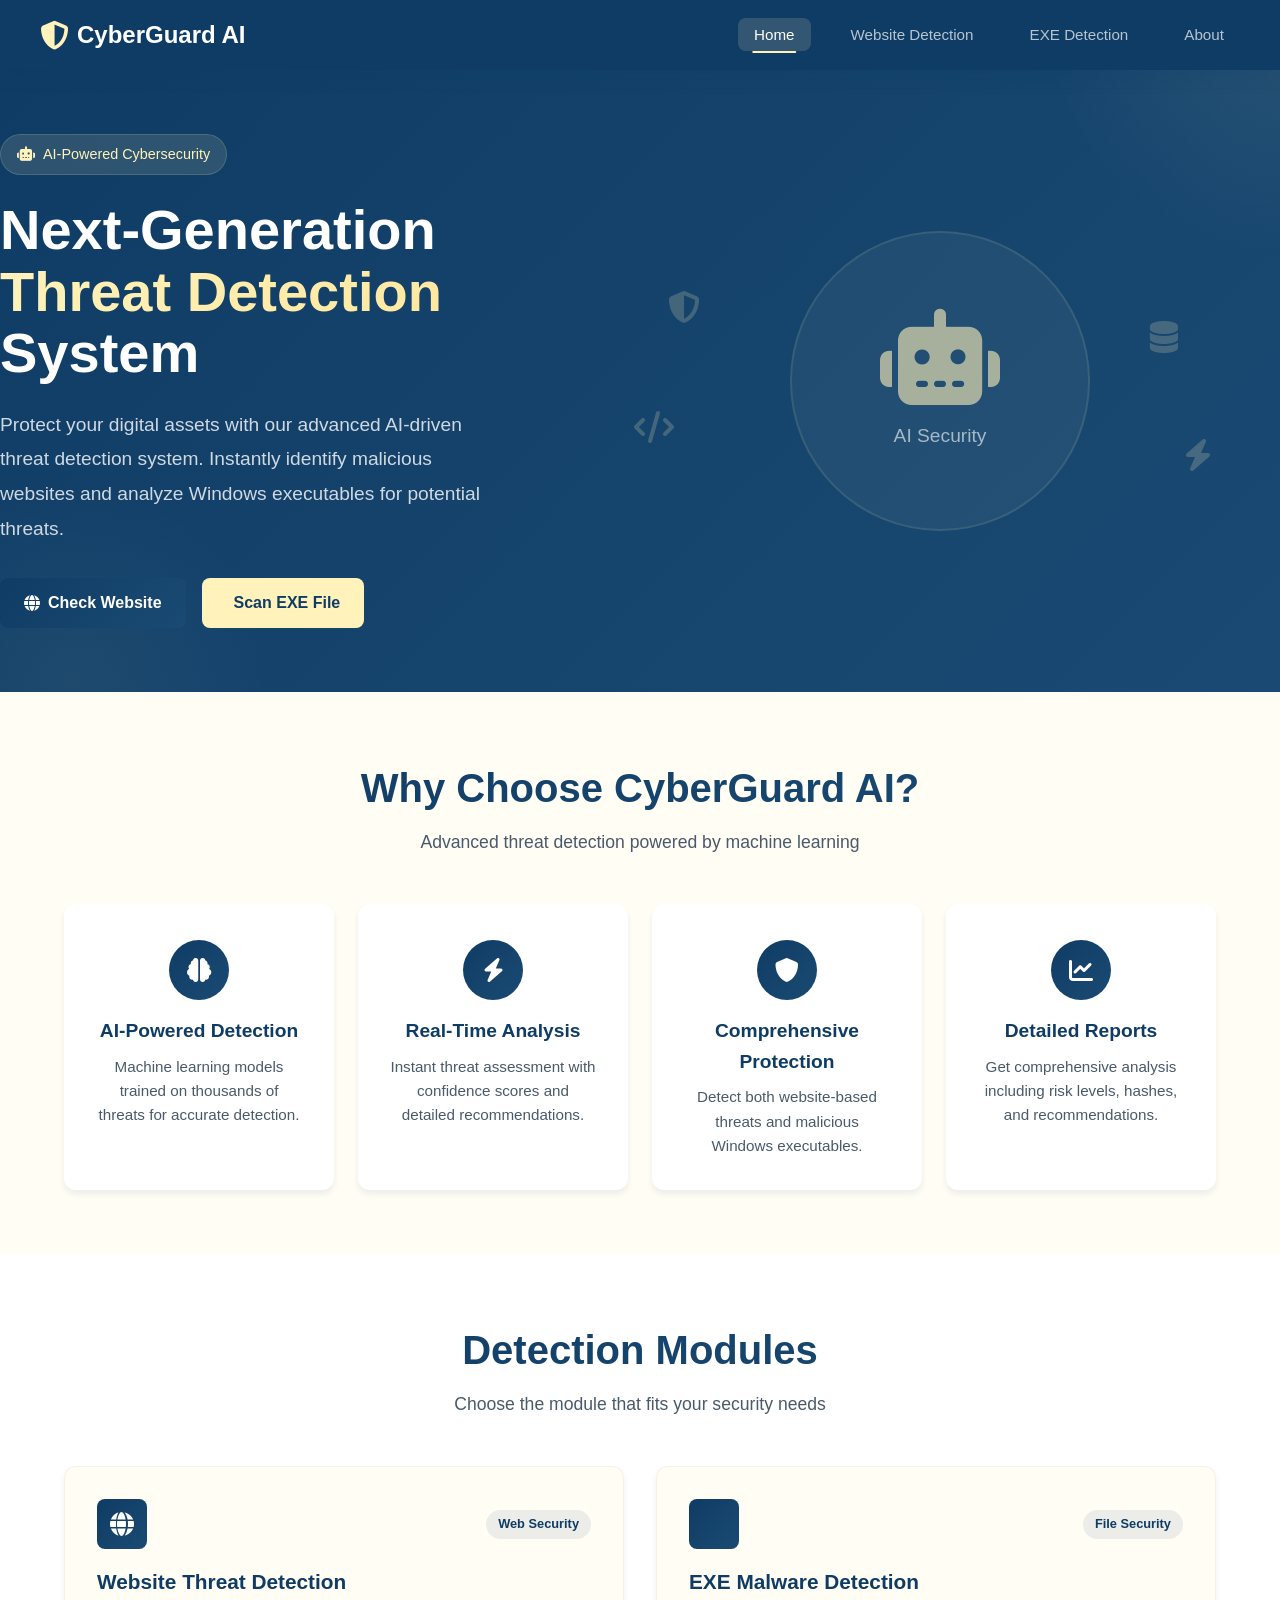
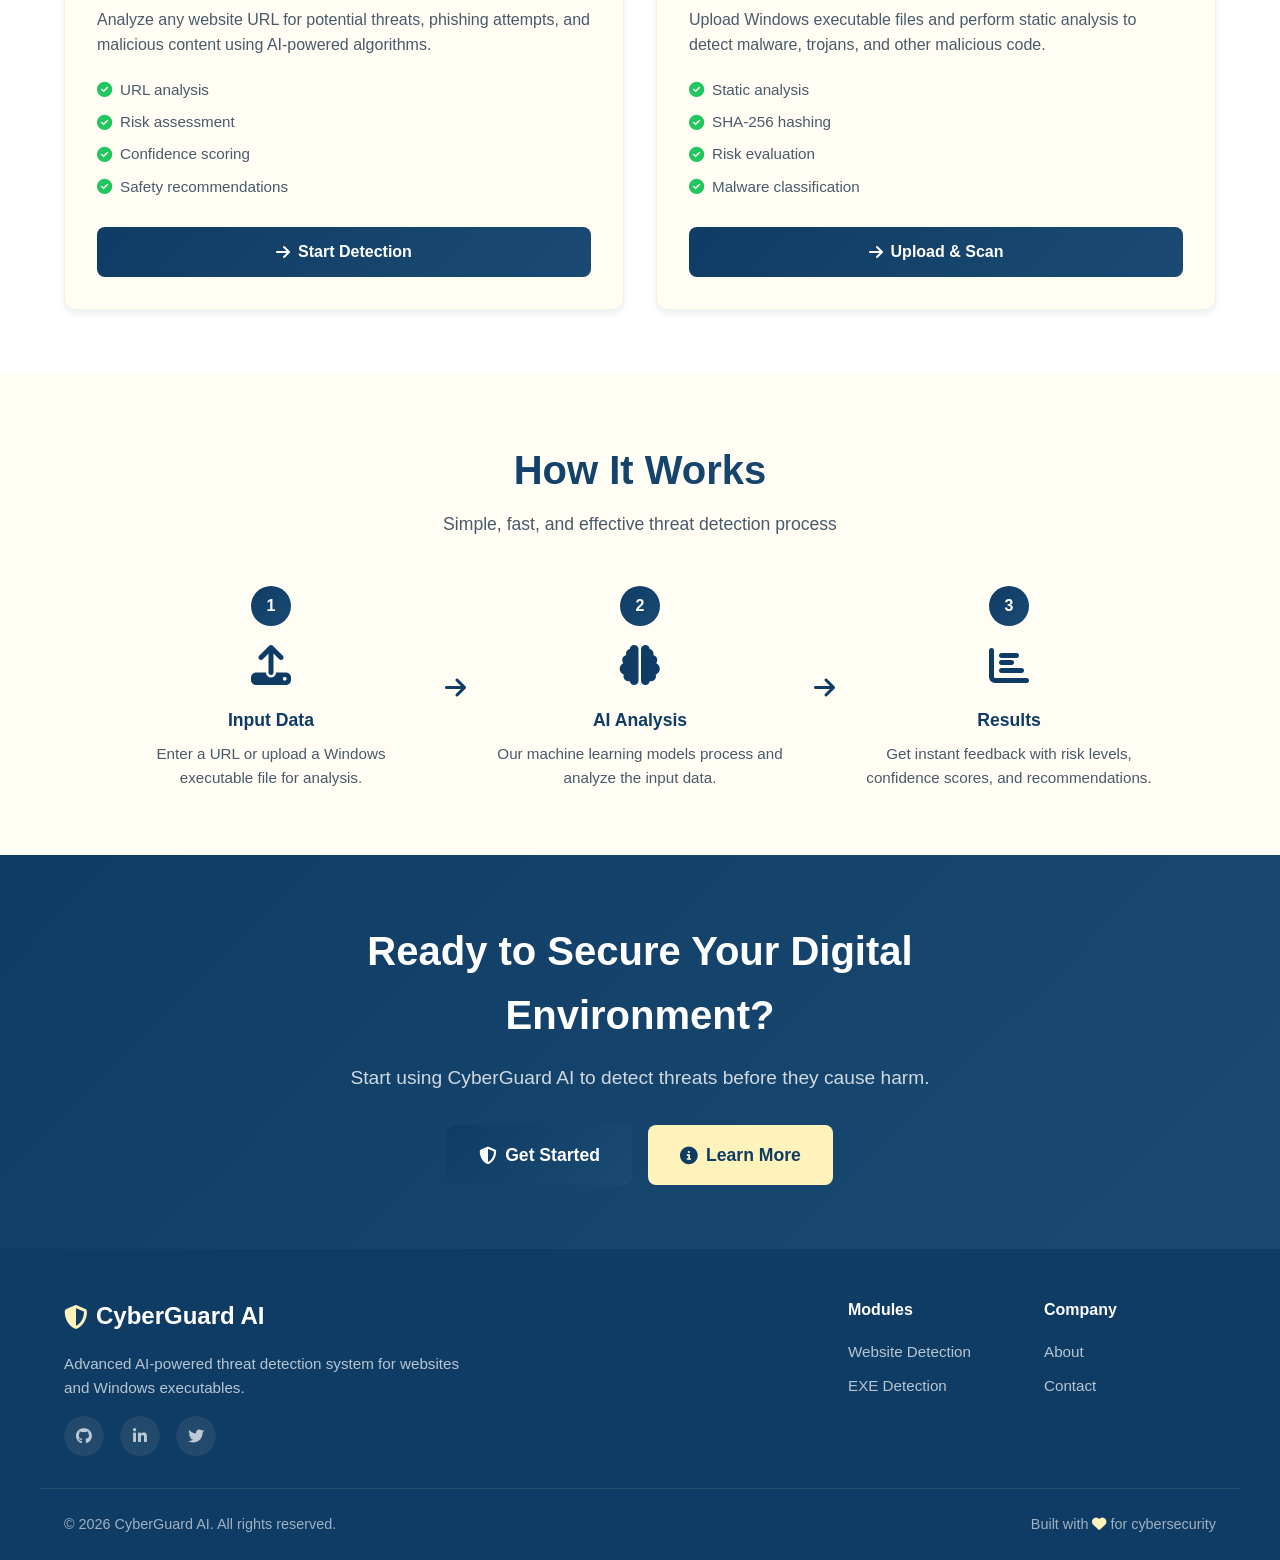
<file: templates/index.html>
<!-- templates// -->
<!DOCTYPE html>
<html lang="en">
<head>
    <meta charset="UTF-8">
    <meta name="viewport" content="width=device-width, initial-scale=1.0">
    <title>AI Cyber Threat Detection System</title>
    <!-- Font Awesome CDN -->
    <link rel="stylesheet" href="https://cdnjs.cloudflare.com/ajax/libs/font-awesome/6.5.0/css/all.min.css">
    <!-- External CSS -->
    <link rel="stylesheet" href="../static/css/style.css">
</head>
<body>
    <!-- Navigation -->
    <nav class="navbar" role="navigation" aria-label="Main navigation">
        <div class="nav-container">
            <div class="nav-brand">
                <a href="/" class="brand-link">
                    <i class="fas fa-shield-alt"></i>
                    <span>CyberGuard AI</span>
                </a>
            </div>
            
            <!-- Mobile Toggle Button -->
            <button class="nav-toggle" id="navToggle" aria-label="Toggle navigation menu">
                <i class="fas fa-bars"></i>
            </button>

            <!-- Navigation Links -->
<ul class="nav-links" id="navLinks">
    <li><a href="/" class="active">Home</a></li>
    <li><a href="/website">Website Detection</a></li>
    <li><a href="/exe">EXE Detection</a></li>
    <li><a href="/about">About</a></li>
</ul>
        </div>
    </nav>

    <!-- Hero Section -->
    <section class="hero" aria-label="Hero section">
        <div class="hero-content">
            <div class="hero-badge">
                <i class="fas fa-robot"></i>
                AI-Powered Cybersecurity
            </div>
            <h1 class="hero-title">
                Next-Generation <br>
                <span class="highlight">Threat Detection</span> System
            </h1>
            <p class="hero-description">
                Protect your digital assets with our advanced AI-driven threat detection system.
                Instantly identify malicious websites and analyze Windows executables for potential threats.
            </p>
            <div class="hero-buttons">
                <a href="/website" class="btn btn-primary">
                    <i class="fas fa-globe"></i> Check Website
                </a>
                <a href="/exe" class="btn btn-secondary">
                    <i class="fas fa-file-exe"></i> Scan EXE File
                </a>
            </div>
        </div>
        <div class="hero-visual">
            <div class="floating-icons">
                <i class="fas fa-shield-halved"></i>
                <i class="fas fa-code"></i>
                <i class="fas fa-database"></i>
                <i class="fas fa-bolt"></i>
            </div>
            <div class="hero-image-placeholder">
                <i class="fas fa-robot"></i>
                <span>AI Security</span>
            </div>
        </div>
    </section>

    <!-- Features Section -->
    <section class="features" aria-label="Key features">
        <div class="container">
            <div class="section-header">
                <h2 class="section-title">Why Choose CyberGuard AI?</h2>
                <p class="section-subtitle">Advanced threat detection powered by machine learning</p>
            </div>
            <div class="features-grid">
                <div class="feature-card">
                    <div class="feature-icon">
                        <i class="fas fa-brain"></i>
                    </div>
                    <h3>AI-Powered Detection</h3>
                    <p>Machine learning models trained on thousands of threats for accurate detection.</p>
                </div>
                <div class="feature-card">
                    <div class="feature-icon">
                        <i class="fas fa-bolt"></i>
                    </div>
                    <h3>Real-Time Analysis</h3>
                    <p>Instant threat assessment with confidence scores and detailed recommendations.</p>
                </div>
                <div class="feature-card">
                    <div class="feature-icon">
                        <i class="fas fa-shield"></i>
                    </div>
                    <h3>Comprehensive Protection</h3>
                    <p>Detect both website-based threats and malicious Windows executables.</p>
                </div>
                <div class="feature-card">
                    <div class="feature-icon">
                        <i class="fas fa-chart-line"></i>
                    </div>
                    <h3>Detailed Reports</h3>
                    <p>Get comprehensive analysis including risk levels, hashes, and recommendations.</p>
                </div>
            </div>
        </div>
    </section>

    <!-- Modules Section -->
    <section class="modules" aria-label="Detection modules">
        <div class="container">
            <div class="section-header">
                <h2 class="section-title">Detection Modules</h2>
                <p class="section-subtitle">Choose the module that fits your security needs</p>
            </div>
            <div class="modules-grid">
                <!-- Website Detection Card -->
                <div class="module-card">
                    <div class="module-header">
                        <div class="module-icon">
                            <i class="fas fa-globe"></i>
                        </div>
                        <span class="module-badge">Web Security</span>
                    </div>
                    <h3>Website Threat Detection</h3>
                    <p>Analyze any website URL for potential threats, phishing attempts, and malicious content using AI-powered algorithms.</p>
                    <ul class="module-features">
                        <li><i class="fas fa-check-circle"></i> URL analysis</li>
                        <li><i class="fas fa-check-circle"></i> Risk assessment</li>
                        <li><i class="fas fa-check-circle"></i> Confidence scoring</li>
                        <li><i class="fas fa-check-circle"></i> Safety recommendations</li>
                    </ul>
                    <a href="/website" class="btn btn-primary module-btn">
                        <i class="fas fa-arrow-right"></i> Start Detection
                    </a>
                </div>

                <!-- EXE Detection Card -->
                <div class="module-card">
                    <div class="module-header">
                        <div class="module-icon">
                            <i class="fas fa-file-exe"></i>
                        </div>
                        <span class="module-badge">File Security</span>
                    </div>
                    <h3>EXE Malware Detection</h3>
                    <p>Upload Windows executable files and perform static analysis to detect malware, trojans, and other malicious code.</p>
                    <ul class="module-features">
                        <li><i class="fas fa-check-circle"></i> Static analysis</li>
                        <li><i class="fas fa-check-circle"></i> SHA-256 hashing</li>
                        <li><i class="fas fa-check-circle"></i> Risk evaluation</li>
                        <li><i class="fas fa-check-circle"></i> Malware classification</li>
                    </ul>
                    <a href="/exe" class="btn btn-primary module-btn">
                        <i class="fas fa-arrow-right"></i> Upload & Scan
                    </a>
                </div>
            </div>
        </div>
    </section>

    <!-- Workflow Section -->
    <section class="workflow" aria-label="How it works">
        <div class="container">
            <div class="section-header">
                <h2 class="section-title">How It Works</h2>
                <p class="section-subtitle">Simple, fast, and effective threat detection process</p>
            </div>
            <div class="workflow-steps">
                <div class="workflow-step">
                    <div class="step-number">1</div>
                    <div class="step-icon">
                        <i class="fas fa-upload"></i>
                    </div>
                    <h4>Input Data</h4>
                    <p>Enter a URL or upload a Windows executable file for analysis.</p>
                </div>
                <div class="workflow-arrow">
                    <i class="fas fa-arrow-right"></i>
                </div>
                <div class="workflow-step">
                    <div class="step-number">2</div>
                    <div class="step-icon">
                        <i class="fas fa-brain"></i>
                    </div>
                    <h4>AI Analysis</h4>
                    <p>Our machine learning models process and analyze the input data.</p>
                </div>
                <div class="workflow-arrow">
                    <i class="fas fa-arrow-right"></i>
                </div>
                <div class="workflow-step">
                    <div class="step-number">3</div>
                    <div class="step-icon">
                        <i class="fas fa-chart-bar"></i>
                    </div>
                    <h4>Results</h4>
                    <p>Get instant feedback with risk levels, confidence scores, and recommendations.</p>
                </div>
            </div>
        </div>
    </section>

    <!-- CTA Section -->
    <section class="cta-section" aria-label="Call to action">
        <div class="container">
            <div class="cta-content">
                <h2>Ready to Secure Your Digital Environment?</h2>
                <p>Start using CyberGuard AI to detect threats before they cause harm.</p>
                <div class="cta-buttons">
                    <a href="/website" class="btn btn-primary btn-large">
                        <i class="fas fa-shield-alt"></i> Get Started
                    </a>
                    <a href="/about" class="btn btn-secondary btn-large">
                        <i class="fas fa-info-circle"></i> Learn More
                    </a>
                </div>
            </div>
        </div>
    </section>

    <!-- Footer -->
    <footer class="footer" role="contentinfo">
        <div class="footer-content">
            <div class="footer-brand">
                <a href="/" class="brand-link">
                    <i class="fas fa-shield-alt"></i>
                    <span>CyberGuard AI</span>
                </a>
                <p class="footer-description">
                    Advanced AI-powered threat detection system for websites and Windows executables.
                </p>
                <div class="footer-social">
                    <a href="#" aria-label="GitHub"><i class="fab fa-github"></i></a>
                    <a href="#" aria-label="LinkedIn"><i class="fab fa-linkedin-in"></i></a>
                    <a href="#" aria-label="Twitter"><i class="fab fa-twitter"></i></a>
                </div>
            </div>
            <div class="footer-links">
                <div class="footer-links-column">
                    <h4>Modules</h4>
                    <ul>
                        <li><a href="/website">Website Detection</a></li>
                        <li><a href="/exe">EXE Detection</a></li>
                    </ul>
                </div>
                <div class="footer-links-column">
                    <h4>Company</h4>
                    <ul>
                        <li><a href="/about">About</a></li>
                        <li><a href="#">Contact</a></li>
                    </ul>
                </div>
            </div>
        </div>
        <div class="footer-bottom">
            <p>&copy; 2026 CyberGuard AI. All rights reserved.</p>
            <p class="footer-credits">Built with <i class="fas fa-heart"></i> for cybersecurity</p>
        </div>
    </footer>

    <!-- Scroll to Top Button -->
    <button id="scrollTopBtn" class="scroll-top" aria-label="Scroll to top">
        <i class="fas fa-arrow-up"></i>
    </button>

    <!-- External JavaScript -->
    <script src="../static/js/script.js"></script>
</body>
</html>
</file>
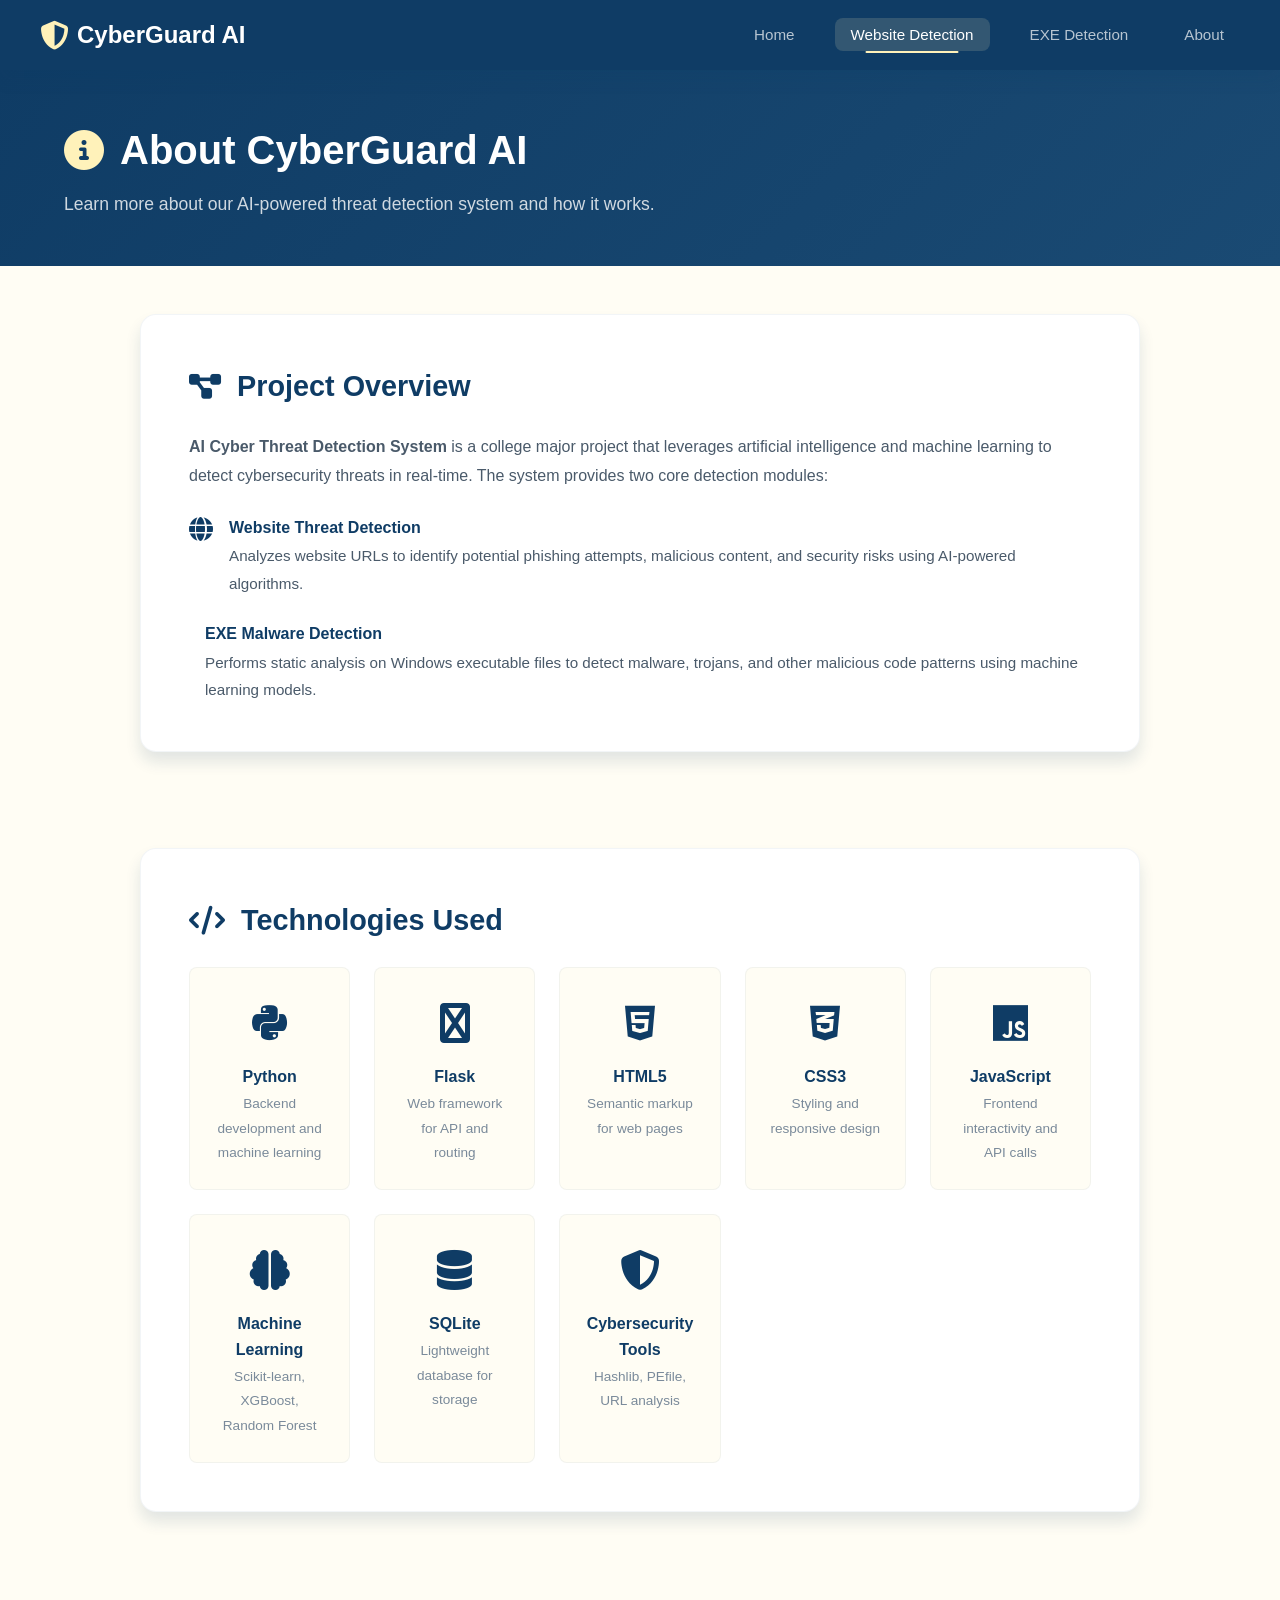
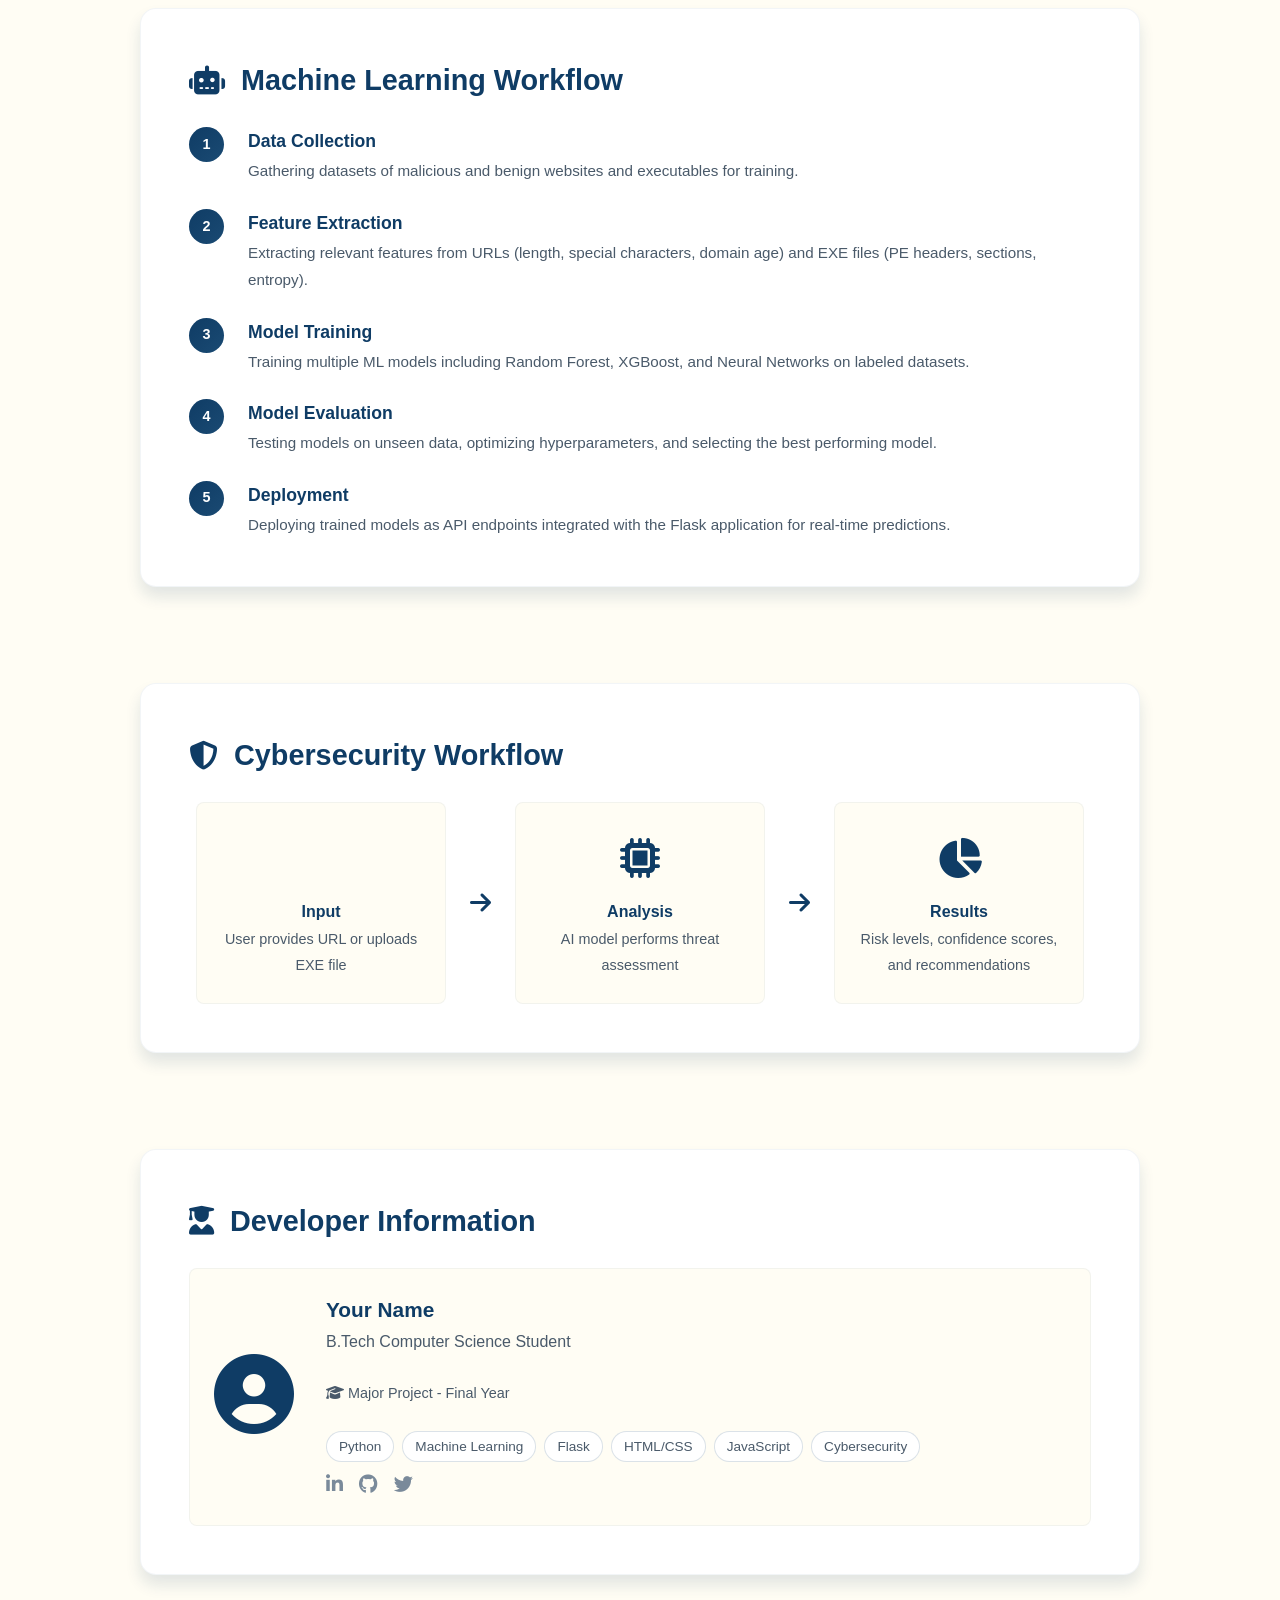
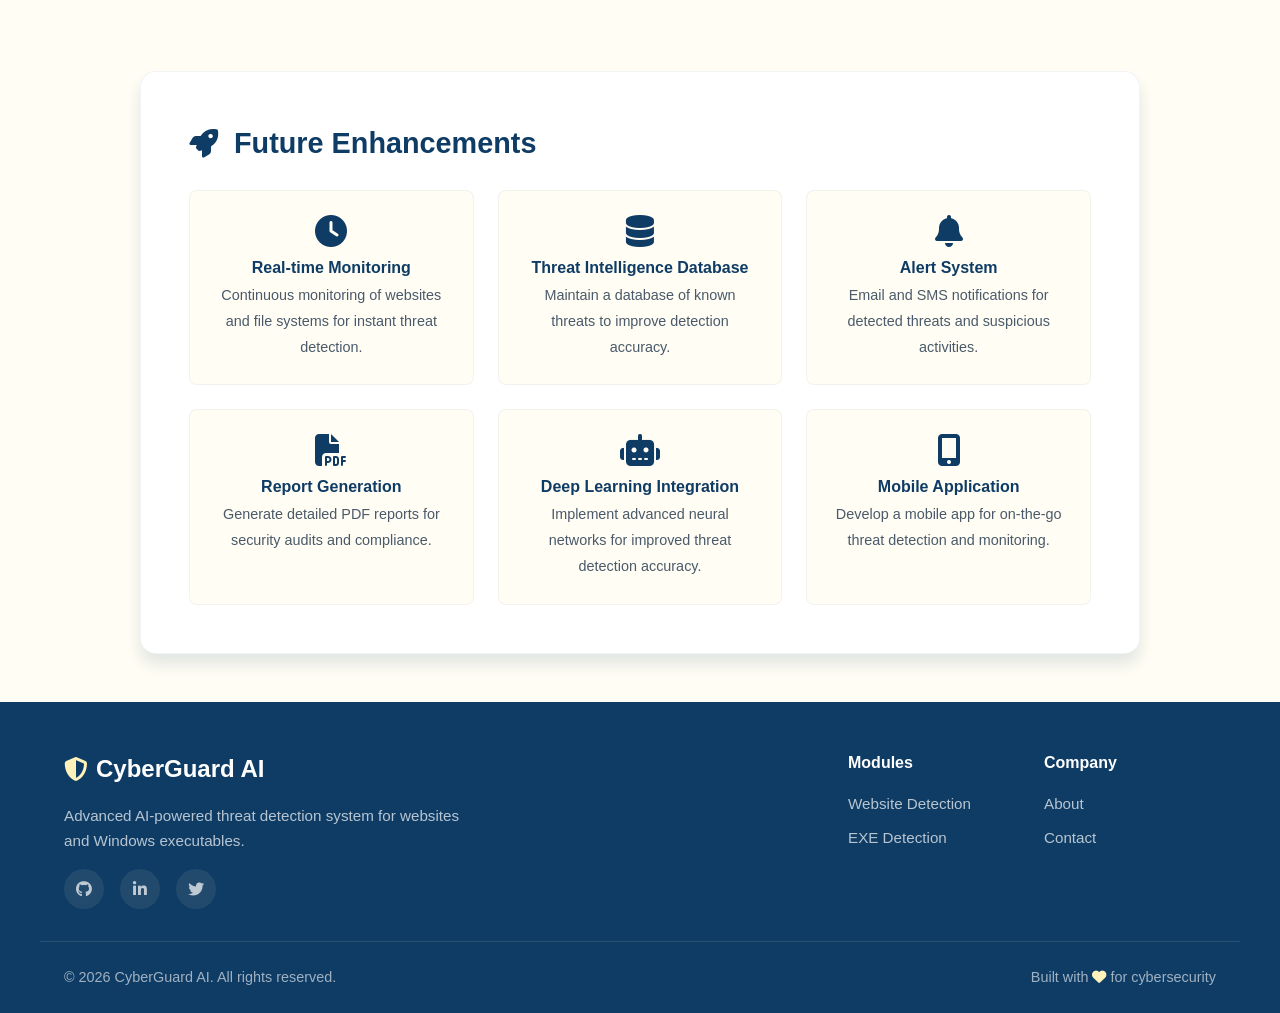
<file: templates/about.html>
<!-- templates/about.html -->
<!DOCTYPE html>
<html lang="en">
<head>
    <meta charset="UTF-8">
    <meta name="viewport" content="width=device-width, initial-scale=1.0">
    <title>About - AI Cyber Threat Detection System</title>
    <!-- Font Awesome CDN -->
    <link rel="stylesheet" href="https://cdnjs.cloudflare.com/ajax/libs/font-awesome/6.5.0/css/all.min.css">
    <!-- External CSS -->
    <link rel="stylesheet" href="../static/css/style.css">
</head>
<body>
    <!-- Navigation -->
    <nav class="navbar" role="navigation" aria-label="Main navigation">
        <div class="nav-container">
            <div class="nav-brand">
                <a href="/" class="brand-link">
                    <i class="fas fa-shield-alt"></i>
                    <span>CyberGuard AI</span>
                </a>
            </div>
            
            <!-- Mobile Toggle Button -->
            <button class="nav-toggle" id="navToggle" aria-label="Toggle navigation menu">
                <i class="fas fa-bars"></i>
            </button>

            <!-- Navigation Links -->
            <ul class="nav-links" id="navLinks">
               <ul class="nav-links" id="navLinks">
    <li><a href="/">Home</a></li>
    <li><a href="/website" class="active">Website Detection</a></li>
    <li><a href="/exe">EXE Detection</a></li>
    <li><a href="/about">About</a></li>
</ul>
            </ul>
        </div>
    </nav>

    <!-- Page Header -->
    <section class="page-header" aria-label="Page header">
        <div class="container">
            <div class="page-header-content">
                <h1 class="page-title">
                    <i class="fas fa-info-circle"></i> About CyberGuard AI
                </h1>
                <p class="page-subtitle">
                    Learn more about our AI-powered threat detection system and how it works.
                </p>
            </div>
        </div>
    </section>

    <!-- Project Overview -->
    <section class="about-section" aria-label="Project overview">
        <div class="container">
            <div class="about-card">
                <div class="about-content">
                    <h2><i class="fas fa-project-diagram"></i> Project Overview</h2>
                    <p>
                        <strong>AI Cyber Threat Detection System</strong> is a college major project that leverages 
                        artificial intelligence and machine learning to detect cybersecurity threats in real-time. 
                        The system provides two core detection modules:
                    </p>
                    <ul class="about-list">
                        <li>
                            <i class="fas fa-globe"></i>
                            <div>
                                <strong>Website Threat Detection</strong>
                                <p>Analyzes website URLs to identify potential phishing attempts, malicious content, 
                                and security risks using AI-powered algorithms.</p>
                            </div>
                        </li>
                        <li>
                            <i class="fas fa-file-exe"></i>
                            <div>
                                <strong>EXE Malware Detection</strong>
                                <p>Performs static analysis on Windows executable files to detect malware, trojans, 
                                and other malicious code patterns using machine learning models.</p>
                            </div>
                        </li>
                    </ul>
                </div>
            </div>
        </div>
    </section>

    <!-- Technologies Used -->
    <section class="about-section" aria-label="Technologies used">
        <div class="container">
            <div class="about-card">
                <div class="about-content">
                    <h2><i class="fas fa-code"></i> Technologies Used</h2>
                    <div class="tech-grid">
                        <div class="tech-item">
                            <div class="tech-icon">
                                <i class="fab fa-python"></i>
                            </div>
                            <h4>Python</h4>
                            <p>Backend development and machine learning</p>
                        </div>
                        <div class="tech-item">
                            <div class="tech-icon">
                                <i class="fab fa-flask"></i>
                            </div>
                            <h4>Flask</h4>
                            <p>Web framework for API and routing</p>
                        </div>
                        <div class="tech-item">
                            <div class="tech-icon">
                                <i class="fab fa-html5"></i>
                            </div>
                            <h4>HTML5</h4>
                            <p>Semantic markup for web pages</p>
                        </div>
                        <div class="tech-item">
                            <div class="tech-icon">
                                <i class="fab fa-css3-alt"></i>
                            </div>
                            <h4>CSS3</h4>
                            <p>Styling and responsive design</p>
                        </div>
                        <div class="tech-item">
                            <div class="tech-icon">
                                <i class="fab fa-js"></i>
                            </div>
                            <h4>JavaScript</h4>
                            <p>Frontend interactivity and API calls</p>
                        </div>
                        <div class="tech-item">
                            <div class="tech-icon">
                                <i class="fas fa-brain"></i>
                            </div>
                            <h4>Machine Learning</h4>
                            <p>Scikit-learn, XGBoost, Random Forest</p>
                        </div>
                        <div class="tech-item">
                            <div class="tech-icon">
                                <i class="fas fa-database"></i>
                            </div>
                            <h4>SQLite</h4>
                            <p>Lightweight database for storage</p>
                        </div>
                        <div class="tech-item">
                            <div class="tech-icon">
                                <i class="fas fa-shield-halved"></i>
                            </div>
                            <h4>Cybersecurity Tools</h4>
                            <p>Hashlib, PEfile, URL analysis</p>
                        </div>
                    </div>
                </div>
            </div>
        </div>
    </section>

    <!-- ML Workflow -->
    <section class="about-section" aria-label="Machine learning workflow">
        <div class="container">
            <div class="about-card">
                <div class="about-content">
                    <h2><i class="fas fa-robot"></i> Machine Learning Workflow</h2>
                    <div class="workflow-timeline">
                        <div class="timeline-item">
                            <div class="timeline-number">1</div>
                            <div class="timeline-content">
                                <h4>Data Collection</h4>
                                <p>Gathering datasets of malicious and benign websites and executables for training.</p>
                            </div>
                        </div>
                        <div class="timeline-item">
                            <div class="timeline-number">2</div>
                            <div class="timeline-content">
                                <h4>Feature Extraction</h4>
                                <p>Extracting relevant features from URLs (length, special characters, domain age) and EXE files (PE headers, sections, entropy).</p>
                            </div>
                        </div>
                        <div class="timeline-item">
                            <div class="timeline-number">3</div>
                            <div class="timeline-content">
                                <h4>Model Training</h4>
                                <p>Training multiple ML models including Random Forest, XGBoost, and Neural Networks on labeled datasets.</p>
                            </div>
                        </div>
                        <div class="timeline-item">
                            <div class="timeline-number">4</div>
                            <div class="timeline-content">
                                <h4>Model Evaluation</h4>
                                <p>Testing models on unseen data, optimizing hyperparameters, and selecting the best performing model.</p>
                            </div>
                        </div>
                        <div class="timeline-item">
                            <div class="timeline-number">5</div>
                            <div class="timeline-content">
                                <h4>Deployment</h4>
                                <p>Deploying trained models as API endpoints integrated with the Flask application for real-time predictions.</p>
                            </div>
                        </div>
                    </div>
                </div>
            </div>
        </div>
    </section>

    <!-- Cybersecurity Workflow -->
    <section class="about-section" aria-label="Cybersecurity workflow">
        <div class="container">
            <div class="about-card">
                <div class="about-content">
                    <h2><i class="fas fa-shield-halved"></i> Cybersecurity Workflow</h2>
                    <div class="cyber-workflow">
                        <div class="cyber-step">
                            <div class="cyber-step-icon">
                                <i class="fas fa-input"></i>
                            </div>
                            <h4>Input</h4>
                            <p>User provides URL or uploads EXE file</p>
                        </div>
                        <div class="cyber-arrow">
                            <i class="fas fa-arrow-right"></i>
                        </div>
                        <div class="cyber-step">
                            <div class="cyber-step-icon">
                                <i class="fas fa-microchip"></i>
                            </div>
                            <h4>Analysis</h4>
                            <p>AI model performs threat assessment</p>
                        </div>
                        <div class="cyber-arrow">
                            <i class="fas fa-arrow-right"></i>
                        </div>
                        <div class="cyber-step">
                            <div class="cyber-step-icon">
                                <i class="fas fa-chart-pie"></i>
                            </div>
                            <h4>Results</h4>
                            <p>Risk levels, confidence scores, and recommendations</p>
                        </div>
                    </div>
                </div>
            </div>
        </div>
    </section>

    <!-- Developer Information -->
    <section class="about-section" aria-label="Developer information">
        <div class="container">
            <div class="about-card">
                <div class="about-content">
                    <h2><i class="fas fa-user-graduate"></i> Developer Information</h2>
                    <div class="developer-card">
                        <div class="developer-avatar">
                            <i class="fas fa-user-circle"></i>
                        </div>
                        <div class="developer-details">
                            <h4>Your Name</h4>
                            <p class="developer-role">B.Tech Computer Science Student</p>
                            <p class="developer-project">
                                <i class="fas fa-graduation-cap"></i> Major Project - Final Year
                            </p>
                            <div class="developer-skills">
                                <span class="skill-tag">Python</span>
                                <span class="skill-tag">Machine Learning</span>
                                <span class="skill-tag">Flask</span>
                                <span class="skill-tag">HTML/CSS</span>
                                <span class="skill-tag">JavaScript</span>
                                <span class="skill-tag">Cybersecurity</span>
                            </div>
                            <div class="developer-social">
                                <a href="#" aria-label="LinkedIn"><i class="fab fa-linkedin-in"></i></a>
                                <a href="#" aria-label="GitHub"><i class="fab fa-github"></i></a>
                                <a href="#" aria-label="Twitter"><i class="fab fa-twitter"></i></a>
                            </div>
                        </div>
                    </div>
                </div>
            </div>
        </div>
    </section>

    <!-- Future Enhancements -->
    <section class="about-section" aria-label="Future enhancements">
        <div class="container">
            <div class="about-card">
                <div class="about-content">
                    <h2><i class="fas fa-rocket"></i> Future Enhancements</h2>
                    <div class="enhancements-grid">
                        <div class="enhancement-item">
                            <i class="fas fa-clock"></i>
                            <h4>Real-time Monitoring</h4>
                            <p>Continuous monitoring of websites and file systems for instant threat detection.</p>
                        </div>
                        <div class="enhancement-item">
                            <i class="fas fa-database"></i>
                            <h4>Threat Intelligence Database</h4>
                            <p>Maintain a database of known threats to improve detection accuracy.</p>
                        </div>
                        <div class="enhancement-item">
                            <i class="fas fa-bell"></i>
                            <h4>Alert System</h4>
                            <p>Email and SMS notifications for detected threats and suspicious activities.</p>
                        </div>
                        <div class="enhancement-item">
                            <i class="fas fa-file-pdf"></i>
                            <h4>Report Generation</h4>
                            <p>Generate detailed PDF reports for security audits and compliance.</p>
                        </div>
                        <div class="enhancement-item">
                            <i class="fas fa-robot"></i>
                            <h4>Deep Learning Integration</h4>
                            <p>Implement advanced neural networks for improved threat detection accuracy.</p>
                        </div>
                        <div class="enhancement-item">
                            <i class="fas fa-mobile-alt"></i>
                            <h4>Mobile Application</h4>
                            <p>Develop a mobile app for on-the-go threat detection and monitoring.</p>
                        </div>
                    </div>
                </div>
            </div>
        </div>
    </section>

    <!-- Footer -->
    <footer class="footer" role="contentinfo">
        <div class="footer-content">
            <div class="footer-brand">
                <a href="/" class="brand-link">
                    <i class="fas fa-shield-alt"></i>
                    <span>CyberGuard AI</span>
                </a>
                <p class="footer-description">
                    Advanced AI-powered threat detection system for websites and Windows executables.
                </p>
                <div class="footer-social">
                    <a href="#" aria-label="GitHub"><i class="fab fa-github"></i></a>
                    <a href="#" aria-label="LinkedIn"><i class="fab fa-linkedin-in"></i></a>
                    <a href="#" aria-label="Twitter"><i class="fab fa-twitter"></i></a>
                </div>
            </div>
            <div class="footer-links">
                <div class="footer-links-column">
                    <h4>Modules</h4>
                    <ul>
                        <li><a href="/website">Website Detection</a></li>
                        <li><a href="/exe">EXE Detection</a></li>
                </div>
                <div class="footer-links-column">
                    <h4>Company</h4>
                    <ul>
                        <li><a href="/about">About</a></li>
                        <li><a href="#">Contact</a></li>
                    </ul>
                </div>
            </div>
        </div>
        <div class="footer-bottom">
            <p>&copy; 2026 CyberGuard AI. All rights reserved.</p>
            <p class="footer-credits">Built with <i class="fas fa-heart"></i> for cybersecurity</p>
        </div>
    </footer>

    <!-- Scroll to Top Button -->
    <button id="scrollTopBtn" class="scroll-top" aria-label="Scroll to top">
        <i class="fas fa-arrow-up"></i>
    </button>

    <!-- External JavaScript -->
    <script src="../static/js/script.js"></script>
</body>
</html>
</file>
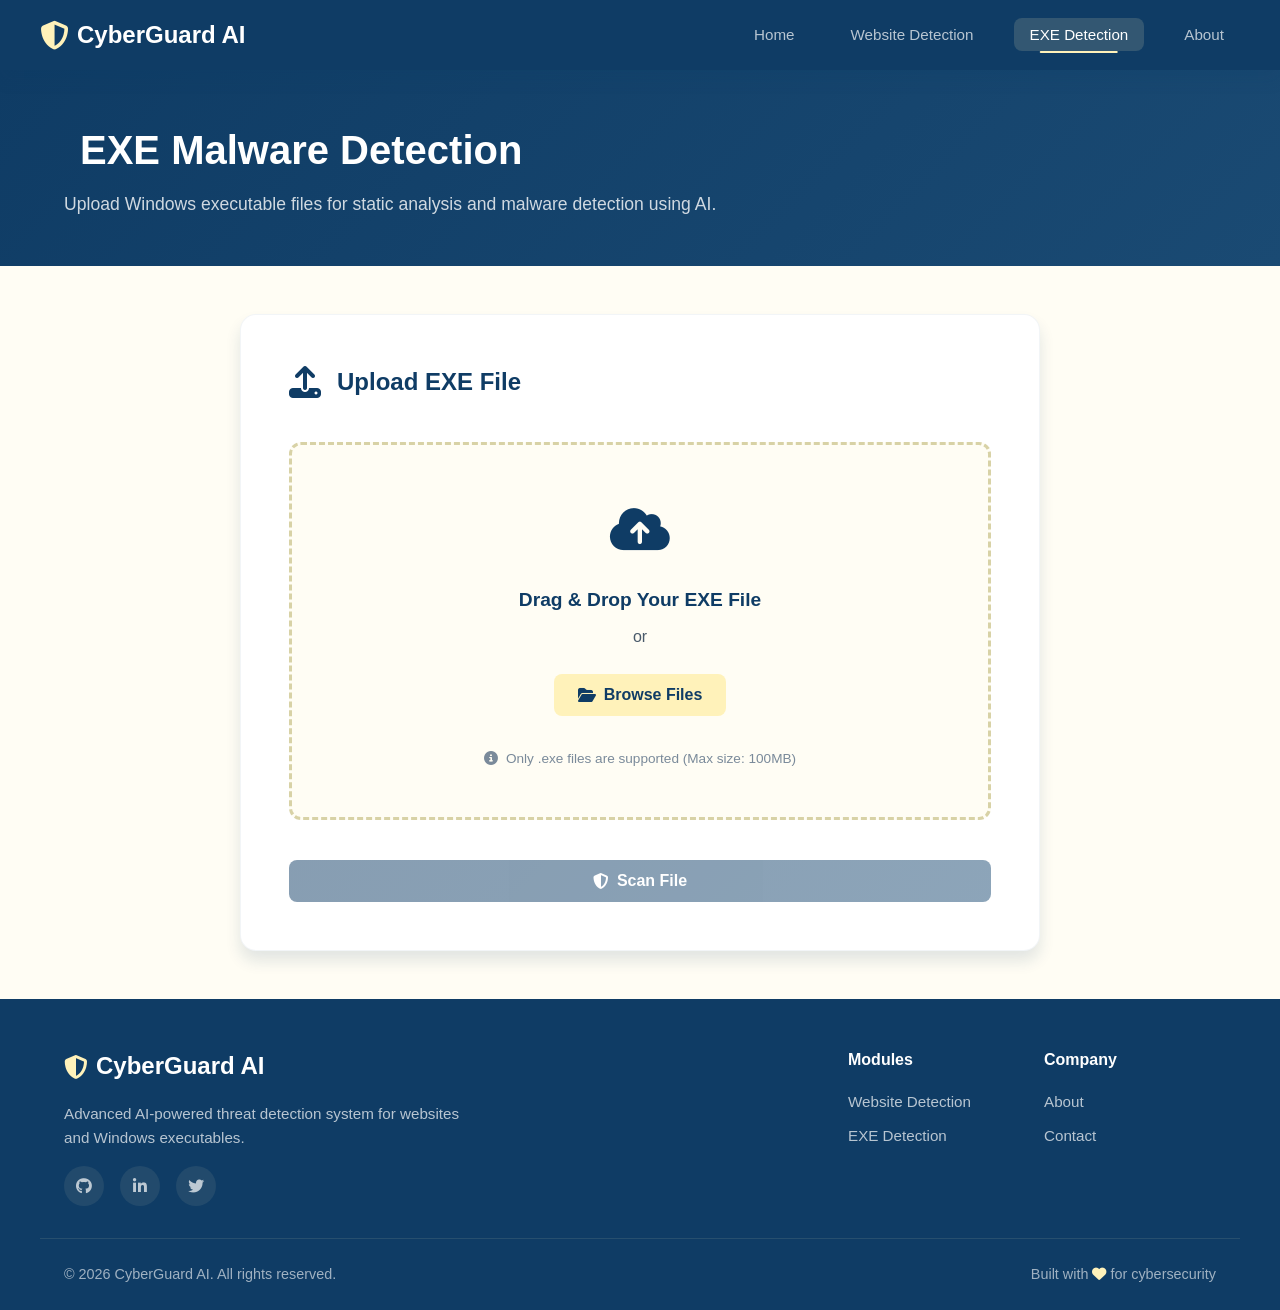
<file: templates/exe.html>
<!-- templates/exe.html -->
<!DOCTYPE html>
<html lang="en">
<head>
    <meta charset="UTF-8">
    <meta name="viewport" content="width=device-width, initial-scale=1.0">
    <title>EXE Malware Detection - AI Cyber Threat Detection System</title>
    <!-- Font Awesome CDN -->
    <link rel="stylesheet" href="https://cdnjs.cloudflare.com/ajax/libs/font-awesome/6.5.0/css/all.min.css">
    <!-- External CSS -->
    <link rel="stylesheet" href="../static/css/style.css">
</head>
<body>
    <!-- Navigation -->
    <nav class="navbar" role="navigation" aria-label="Main navigation">
        <div class="nav-container">
            <div class="nav-brand">
                <a href="/" class="brand-link">
                    <i class="fas fa-shield-alt"></i>
                    <span>CyberGuard AI</span>
                </a>
            </div>
            
            <!-- Mobile Toggle Button -->
            <button class="nav-toggle" id="navToggle" aria-label="Toggle navigation menu">
                <i class="fas fa-bars"></i>
            </button>

            <!-- Navigation Links -->
 <ul class="nav-links" id="navLinks">
    <li><a href="/">Home</a></li>
    <li><a href="/website">Website Detection</a></li>
    <li><a href="/exe" class="active">EXE Detection</a></li>
    <li><a href="/about">About</a></li>
</ul>
            </ul>
        </div>
    </nav>

    <!-- Page Header -->
    <section class="page-header" aria-label="Page header">
        <div class="container">
            <div class="page-header-content">
                <h1 class="page-title">
                    <i class="fas fa-file-exe"></i> EXE Malware Detection
                </h1>
                <p class="page-subtitle">
                    Upload Windows executable files for static analysis and malware detection using AI.
                </p>
            </div>
        </div>
    </section>

    <!-- Upload Section -->
    <section class="detection-section" aria-label="EXE file upload">
        <div class="container">
            <div class="detection-card">
                <div class="detection-form">
                    <div class="form-header">
                        <i class="fas fa-upload"></i>
                        <h2>Upload EXE File</h2>
                    </div>
                    
                    <!-- Drag and Drop Area -->
                    <div class="upload-area" id="uploadArea">
                        <div class="upload-content">
                            <div class="upload-icon">
                                <i class="fas fa-cloud-upload-alt"></i>
                            </div>
                            <h3>Drag & Drop Your EXE File</h3>
                            <p>or</p>
                            <button class="btn btn-secondary browse-btn" id="browseBtn">
                                <i class="fas fa-folder-open"></i> Browse Files
                            </button>
                            <input 
                                type="file" 
                                id="fileInput" 
                                class="file-input" 
                                accept=".exe"
                                hidden
                            >
                            <div class="upload-restrictions">
                                <i class="fas fa-info-circle"></i>
                                <span>Only .exe files are supported (Max size: 100MB)</span>
                            </div>
                        </div>
                    </div>

                    <!-- Selected File Card -->
                    <div class="file-card" id="fileCard" style="display: none;">
                        <div class="file-card-content">
                            <div class="file-icon">
                                <i class="fas fa-file-exe"></i>
                            </div>
                            <div class="file-info">
                                <span class="file-name" id="fileName">example.exe</span>
                                <span class="file-size" id="fileSize">2.4 MB</span>
                            </div>
                            <button class="file-remove" id="removeFileBtn" aria-label="Remove file">
                                <i class="fas fa-times"></i>
                            </button>
                        </div>
                    </div>

                    <!-- Scan Button -->
                    <button id="scanBtn" class="btn btn-primary scan-btn" disabled>
                        <i class="fas fa-shield-halved"></i> Scan File
                    </button>
                </div>
            </div>
        </div>
    </section>

    <!-- Loading Animation -->
    <section id="loadingSection" class="loading-section" style="display: none;">
        <div class="container">
            <div class="loading-container">
                <div class="loading-spinner"></div>
                <div class="loading-text">
                    <h3>Scanning EXE File</h3>
                    <p>Performing static analysis...</p>
                    <div class="loading-progress">
                        <div class="progress-bar" id="progressBar" style="width: 0%;"></div>
                    </div>
                    <span class="progress-text" id="progressText">0%</span>
                </div>
            </div>
        </div>
    </section>

    <!-- Results Section -->
    <section id="resultsSection" class="results-section" style="display: none;">
        <div class="container">
            <div class="result-card">
                <div class="result-header">
                    <h2><i class="fas fa-chart-bar"></i> Analysis Results</h2>
                    <span class="result-badge" id="riskBadge">Risk Level</span>
                </div>

                <!-- File Summary -->
                <div class="file-summary">
                    <div class="file-summary-item">
                        <i class="fas fa-file-exe"></i>
                        <span id="resultFileName">example.exe</span>
                    </div>
                    <div class="file-summary-item">
                        <i class="fas fa-weight-hanging"></i>
                        <span id="resultFileSize">2.4 MB</span>
                    </div>
                    <div class="file-summary-item">
                        <i class="fas fa-hashtag"></i>
                        <span id="resultSha256">a1b2c3d4e5f6789...</span>
                    </div>
                </div>

                <div class="result-grid">
                    <!-- Prediction -->
                    <div class="result-item">
                        <div class="result-label">
                            <i class="fas fa-robot"></i> Prediction
                        </div>
                        <div class="result-value" id="predictionValue">Safe</div>
                    </div>

                    <!-- Confidence Score -->
                    <div class="result-item">
                        <div class="result-label">
                            <i class="fas fa-percentage"></i> Confidence Score
                        </div>
                        <div class="result-value">
                            <span id="confidenceValue">95</span>%
                        </div>
                        <div class="confidence-bar-container">
                            <div class="confidence-bar" id="confidenceBar" style="width: 95%;"></div>
                        </div>
                    </div>

                    <!-- Risk Level -->
                    <div class="result-item">
                        <div class="result-label">
                            <i class="fas fa-exclamation-triangle"></i> Risk Level
                        </div>
                        <div class="result-value" id="riskLevel">Low Risk</div>
                    </div>
                </div>

                <!-- Recommendations -->
                <div class="recommendations">
                    <h3><i class="fas fa-lightbulb"></i> Recommendations</h3>
                    <p id="recommendationText">The file appears safe. No malicious code detected.</p>
                    <ul class="recommendation-list" id="recommendationList">
                        <!-- Dynamic recommendations will be inserted here -->
                    </ul>
                </div>

                <!-- Scan Again Button -->
                <div class="result-actions">
                    <button id="scanAgainBtn" class="btn btn-secondary">
                        <i class="fas fa-rotate-right"></i> Scan Another File
                    </button>
                </div>
            </div>
        </div>
    </section>

    <!-- Footer -->
    <footer class="footer" role="contentinfo">
        <div class="footer-content">
            <div class="footer-brand">
                <a href="/" class="brand-link">
                    <i class="fas fa-shield-alt"></i>
                    <span>CyberGuard AI</span>
                </a>
                <p class="footer-description">
                    Advanced AI-powered threat detection system for websites and Windows executables.
                </p>
                <div class="footer-social">
                    <a href="#" aria-label="GitHub"><i class="fab fa-github"></i></a>
                    <a href="#" aria-label="LinkedIn"><i class="fab fa-linkedin-in"></i></a>
                    <a href="#" aria-label="Twitter"><i class="fab fa-twitter"></i></a>
                </div>
            </div>
            <div class="footer-links">
                <div class="footer-links-column">
                    <h4>Modules</h4>
                    <ul>
                        <li><a href="/website">Website Detection</a></li>
<li><a href="/exe">EXE Detection</a></li>
                    </ul>
                </div>
                <div class="footer-links-column">
                    <h4>Company</h4>
                    <ul>
                        <li><a href="/about">About</a></li>
                        <li><a href="#">Contact</a></li>
                    </ul>
                </div>
            </div>
        </div>
        <div class="footer-bottom">
            <p>&copy; 2026 CyberGuard AI. All rights reserved.</p>
            <p class="footer-credits">Built with <i class="fas fa-heart"></i> for cybersecurity</p>
        </div>
    </footer>

    <!-- Scroll to Top Button -->
    <button id="scrollTopBtn" class="scroll-top" aria-label="Scroll to top">
        <i class="fas fa-arrow-up"></i>
    </button>

    <!-- External JavaScript -->
    <script src="../static/js/script.js"></script>
</body>
</html>
</file>
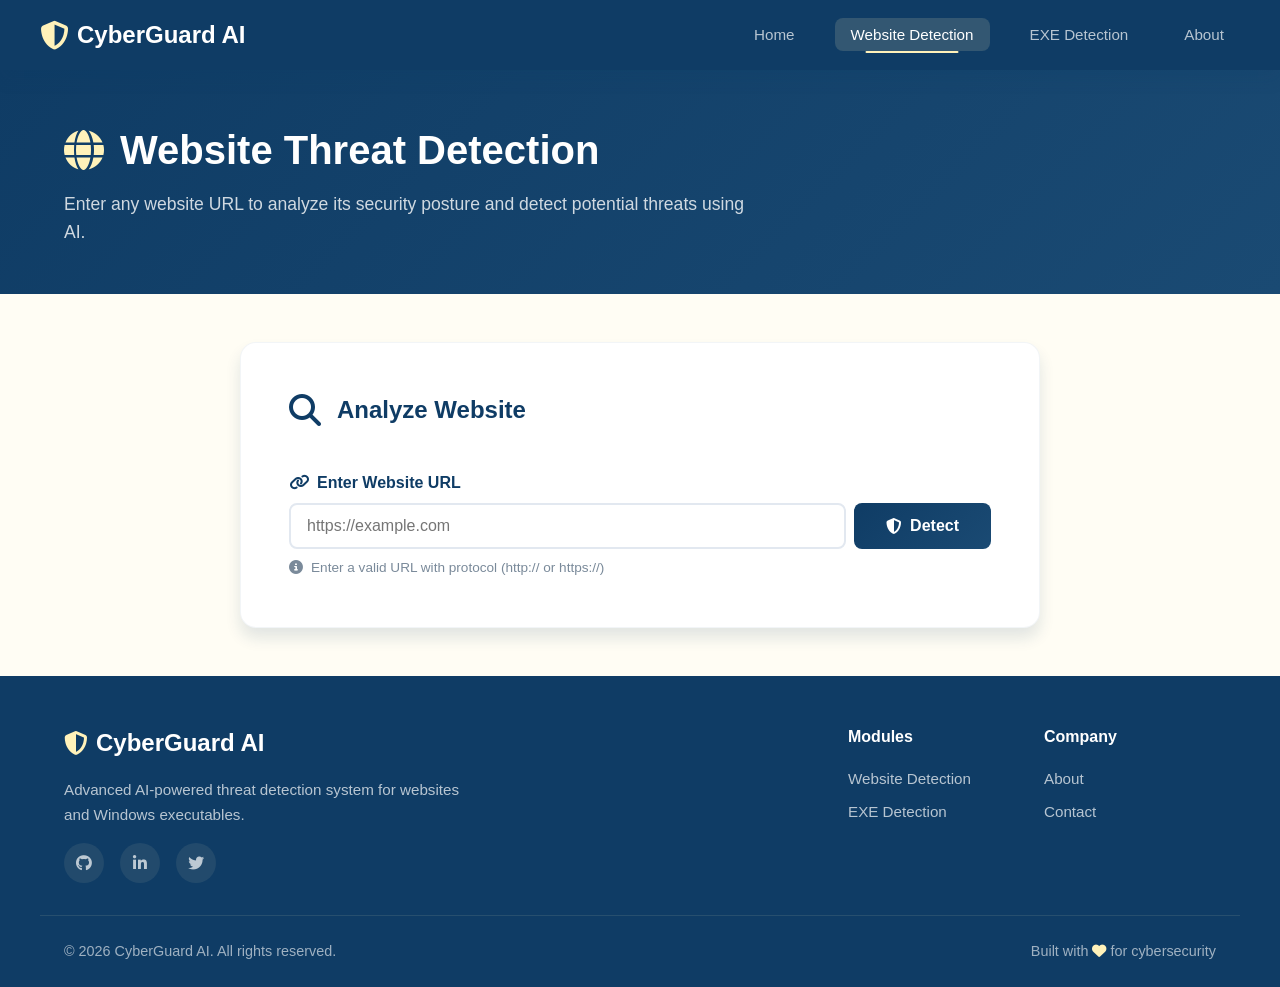
<file: templates/website.html>
<!-- templates/website.html -->
<!DOCTYPE html>
<html lang="en">
<head>
    <meta charset="UTF-8">
    <meta name="viewport" content="width=device-width, initial-scale=1.0">
    <title>Website Threat Detection - AI Cyber Threat Detection System</title>
    <!-- Font Awesome CDN -->
    <link rel="stylesheet" href="https://cdnjs.cloudflare.com/ajax/libs/font-awesome/6.5.0/css/all.min.css">
    <!-- External CSS -->
    <link rel="stylesheet" href="../static/css/style.css">
</head>
<body>
    <!-- Navigation -->
    <nav class="navbar" role="navigation" aria-label="Main navigation">
        <div class="nav-container">
            <div class="nav-brand">
                <a href="/" class="brand-link">
                    <i class="fas fa-shield-alt"></i>
                    <span>CyberGuard AI</span>
                </a>
            </div>
            
            <!-- Mobile Toggle Button -->
            <button class="nav-toggle" id="navToggle" aria-label="Toggle navigation menu">
                <i class="fas fa-bars"></i>
            </button>

            <!-- Navigation Links -->
            <ul class="nav-links" id="navLinks">
        
                <li><a href="/">Home</a></li>
                <li><a href="/website" class="active">Website Detection</a></li>
                <li><a href="/exe">EXE Detection</a></li>
                <li><a href="/about">About</a></li>
</ul>
            </ul>
        </div>
    </nav>

    <!-- Page Header -->
    <section class="page-header" aria-label="Page header">
        <div class="container">
            <div class="page-header-content">
                <h1 class="page-title">
                    <i class="fas fa-globe"></i> Website Threat Detection
                </h1>
                <p class="page-subtitle">
                    Enter any website URL to analyze its security posture and detect potential threats using AI.
                </p>
            </div>
        </div>
    </section>

    <!-- Detection Form Section -->
    <section class="detection-section" aria-label="Website detection form">
        <div class="container">
            <div class="detection-card">
                <div class="detection-form">
                    <div class="form-header">
                        <i class="fas fa-search"></i>
                        <h2>Analyze Website</h2>
                    </div>
                    
                    <div class="form-group">
                        <label for="websiteUrl">
                            <i class="fas fa-link"></i> Enter Website URL
                        </label>
                        <div class="input-group">
                            <input 
                                type="url" 
                                id="websiteUrl" 
                                class="form-input" 
                                placeholder="https://example.com"
                                required
                            >
                            <button id="detectBtn" class="btn btn-primary detect-btn">
                                <i class="fas fa-shield-halved"></i> Detect
                            </button>
                        </div>
                        <small class="form-hint">
                            <i class="fas fa-info-circle"></i> Enter a valid URL with protocol (http:// or https://)
                        </small>
                    </div>
                </div>
            </div>
        </div>
    </section>

    <!-- Loading Animation -->
    <section id="loadingSection" class="loading-section" style="display: none;">
        <div class="container">
            <div class="loading-container">
                <div class="loading-spinner"></div>
                <div class="loading-text">
                    <h3>Analyzing Website</h3>
                    <p>Scanning for potential threats...</p>
                    <div class="loading-progress">
                        <div class="progress-bar" id="progressBar" style="width: 0%;"></div>
                    </div>
                    <span class="progress-text" id="progressText">0%</span>
                </div>
            </div>
        </div>
    </section>

    <!-- Results Section -->
    <section id="resultsSection" class="results-section" style="display: none;">
        <div class="container">
            <div class="result-card">
                <div class="result-header">
                    <h2><i class="fas fa-chart-bar"></i> Detection Results</h2>
                    <span class="result-badge" id="riskBadge">Risk Level</span>
                </div>

                <!-- URL Display -->
                <div class="result-url">
                    <i class="fas fa-link"></i>
                    <span id="scannedUrl">https://example.com</span>
                </div>

                <div class="result-grid">
                    <!-- Prediction -->
                    <div class="result-item">
                        <div class="result-label">
                            <i class="fas fa-robot"></i> Prediction
                        </div>
                        <div class="result-value" id="predictionValue">Safe</div>
                    </div>

                    <!-- Confidence Score -->
                    <div class="result-item">
                        <div class="result-label">
                            <i class="fas fa-percentage"></i> Confidence Score
                        </div>
                        <div class="result-value">
                            <span id="confidenceValue">95</span>%
                        </div>
                        <div class="confidence-bar-container">
                            <div class="confidence-bar" id="confidenceBar" style="width: 95%;"></div>
                        </div>
                    </div>

                    <!-- Risk Level -->
                    <div class="result-item">
                        <div class="result-label">
                            <i class="fas fa-exclamation-triangle"></i> Risk Level
                        </div>
                        <div class="result-value" id="riskLevel">Low Risk</div>
                    </div>
                </div>

                <!-- Recommendations -->
                <div class="recommendations">
                    <h3><i class="fas fa-lightbulb"></i> Recommendations</h3>
                    <p id="recommendationText">The website appears safe. Continue with normal usage.</p>
                    <ul class="recommendation-list" id="recommendationList">
                        <!-- Dynamic recommendations will be inserted here -->
                    </ul>
                </div>

                <!-- Scan Again Button -->
                <div class="result-actions">
                    <button id="scanAgainBtn" class="btn btn-secondary">
                        <i class="fas fa-rotate-right"></i> Scan Another URL
                    </button>
                </div>
            </div>
        </div>
    </section>

    <!-- Footer -->
    <footer class="footer" role="contentinfo">
        <div class="footer-content">
            <div class="footer-brand">
                <a href="/" class="brand-link">
                    <i class="fas fa-shield-alt"></i>
                    <span>CyberGuard AI</span>
                </a>
                <p class="footer-description">
                    Advanced AI-powered threat detection system for websites and Windows executables.
                </p>
                <div class="footer-social">
                    <a href="#" aria-label="GitHub"><i class="fab fa-github"></i></a>
                    <a href="#" aria-label="LinkedIn"><i class="fab fa-linkedin-in"></i></a>
                    <a href="#" aria-label="Twitter"><i class="fab fa-twitter"></i></a>
                </div>
            </div>
            <div class="footer-links">
                <div class="footer-links-column">
                    <h4>Modules</h4>
                    <ul>
                       <li><a href="/website">Website Detection</a></li>
                       <li><a href="/exe">EXE Detection</a></li>
                    </ul>
                </div>
                <div class="footer-links-column">
                    <h4>Company</h4>
                    <ul>
                        <li><a href="/about">About</a></li>
                        <li><a href="#">Contact</a></li>
                    </ul>
                </div>
            </div>
        </div>
        <div class="footer-bottom">
            <p>&copy; 2026 CyberGuard AI. All rights reserved.</p>
            <p class="footer-credits">Built with <i class="fas fa-heart"></i> for cybersecurity</p>
        </div>
    </footer>

    <!-- Scroll to Top Button -->
    <button id="scrollTopBtn" class="scroll-top" aria-label="Scroll to top">
        <i class="fas fa-arrow-up"></i>
    </button>

    <!-- External JavaScript -->
    <script src="../static/js/script.js"></script>
</body>
</html>
</file>
<file: static/css/style.css>
/* static/css/style.css */
/* ============================================
   CSS Variables & Reset
   ============================================ */
:root {
    /* Primary Colors - Updated Theme */
    --color-primary: #0F3C65;
    --color-secondary: #FFF2BA;
    --color-accent: #0F3C65;
    --color-success: #22C55E;
    --color-danger: #EF4444;
    --color-warning: #F59E0B;
    --color-background: #FFFDF4;
    --color-white: #FFFFFF;
    
    /* Text Colors */
    --color-text-primary: #0F3C65;
    --color-text-secondary: #4A5A6A;
    --color-text-light: #7A8A9A;
    
    /* Gradients - Updated */
    --gradient-primary: linear-gradient(135deg, #0F3C65 0%, #1A4A73 100%);
    --gradient-accent: linear-gradient(135deg, #0F3C65 0%, #1A4A73 100%);
    --gradient-secondary: linear-gradient(135deg, #FFF2BA 0%, #FFE8A0 100%);
    --gradient-success: linear-gradient(135deg, #22C55E 0%, #16A34A 100%);
    --gradient-danger: linear-gradient(135deg, #EF4444 0%, #DC2626 100%);
    --gradient-warning: linear-gradient(135deg, #F59E0B 0%, #D97706 100%);
    
    /* Shadows - Adjusted for new theme */
    --shadow-sm: 0 1px 2px rgba(15, 60, 101, 0.05);
    --shadow-md: 0 4px 6px rgba(15, 60, 101, 0.08);
    --shadow-lg: 0 10px 15px rgba(15, 60, 101, 0.12);
    --shadow-xl: 0 20px 25px rgba(15, 60, 101, 0.15);
    
    /* Border Radius */
    --radius-sm: 8px;
    --radius-md: 12px;
    --radius-lg: 16px;
    --radius-xl: 24px;
    
    /* Transitions */
    --transition-fast: 0.2s ease;
    --transition-medium: 0.3s ease;
    --transition-slow: 0.5s ease;
    
    /* Spacing */
    --spacing-xs: 0.5rem;
    --spacing-sm: 1rem;
    --spacing-md: 1.5rem;
    --spacing-lg: 2rem;
    --spacing-xl: 3rem;
    --spacing-2xl: 4rem;
}

/* ============================================
   Reset & Base Styles
   ============================================ */
* {
    margin: 0;
    padding: 0;
    box-sizing: border-box;
}

html {
    scroll-behavior: smooth;
}

body {
    font-family: -apple-system, BlinkMacSystemFont, 'Segoe UI', Roboto, Oxygen, Ubuntu, sans-serif;
    background-color: var(--color-background);
    color: var(--color-text-primary);
    line-height: 1.6;
    min-height: 100vh;
    display: flex;
    flex-direction: column;
}

a {
    text-decoration: none;
    color: inherit;
}

ul {
    list-style: none;
}

/* ============================================
   Container
   ============================================ */
.container {
    max-width: 1200px;
    margin: 0 auto;
    padding: 0 var(--spacing-md);
}

/* ============================================
   Navigation - Updated
   ============================================ */
.navbar {
    background: var(--color-primary);
    padding: 0 var(--spacing-md);
    position: sticky;
    top: 0;
    z-index: 1000;
    box-shadow: var(--shadow-lg);
    height: 70px;
    display: flex;
    align-items: center;
}

.nav-container {
    max-width: 1200px;
    width: 100%;
    margin: 0 auto;
    display: flex;
    justify-content: space-between;
    align-items: center;
}

.nav-brand a {
    display: flex;
    align-items: center;
    gap: var(--spacing-xs);
    color: var(--color-white);
    font-size: 1.5rem;
    font-weight: 700;
}

.nav-brand i {
    color: var(--color-secondary);
    font-size: 1.8rem;
}

.nav-links {
    display: flex;
    gap: var(--spacing-md);
    align-items: center;
}

.nav-links a {
    color: rgba(255, 255, 255, 0.7);
    padding: var(--spacing-xs) var(--spacing-sm);
    border-radius: var(--radius-sm);
    transition: var(--transition-medium);
    font-weight: 500;
    font-size: 0.95rem;
    position: relative;
}

.nav-links a:hover {
    color: var(--color-white);
    background: rgba(255, 242, 186, 0.1);
}

.nav-links a.active {
    color: var(--color-white);
    background: rgba(255, 242, 186, 0.15);
}

.nav-links a.active::after {
    content: '';
    position: absolute;
    bottom: -2px;
    left: 50%;
    transform: translateX(-50%);
    width: 60%;
    height: 2px;
    background: var(--color-secondary);
    border-radius: 2px;
}

.nav-toggle {
    display: none;
    background: none;
    border: none;
    color: var(--color-white);
    font-size: 1.5rem;
    cursor: pointer;
    padding: var(--spacing-xs);
    transition: var(--transition-medium);
}

.nav-toggle:hover {
    color: var(--color-secondary);
}

/* ============================================
   Buttons - Updated
   ============================================ */
.btn {
    display: inline-flex;
    align-items: center;
    gap: var(--spacing-xs);
    padding: 0.75rem 1.5rem;
    border: none;
    border-radius: var(--radius-sm);
    font-weight: 600;
    font-size: 1rem;
    cursor: pointer;
    transition: var(--transition-medium);
    text-decoration: none;
    font-family: inherit;
}

.btn-primary {
    background: var(--gradient-primary);
    color: var(--color-white);
}

.btn-primary:hover {
    transform: translateY(-2px);
    box-shadow: var(--shadow-lg);
    background: linear-gradient(135deg, #1A4A73 0%, #0F3C65 100%);
}

.btn-secondary {
    background: var(--color-secondary);
    color: var(--color-primary);
}

.btn-secondary:hover {
    background: #FFE8A0;
    transform: translateY(-2px);
    box-shadow: var(--shadow-md);
}

.btn-large {
    padding: 1rem 2rem;
    font-size: 1.1rem;
}

.btn:disabled {
    opacity: 0.5;
    cursor: not-allowed;
    transform: none !important;
}

/* ============================================
   Hero Section - Updated
   ============================================ */
.hero {
    padding: var(--spacing-2xl) 0;
    background: var(--gradient-primary);
    color: var(--color-white);
    position: relative;
    overflow: hidden;
    min-height: 600px;
    display: flex;
    align-items: center;
}

.hero::before {
    content: '';
    position: absolute;
    top: -50%;
    right: -20%;
    width: 500px;
    height: 500px;
    background: radial-gradient(circle, rgba(255, 242, 186, 0.08) 0%, transparent 70%);
    border-radius: 50%;
}

.hero::after {
    content: '';
    position: absolute;
    bottom: -30%;
    left: -10%;
    width: 400px;
    height: 400px;
    background: radial-gradient(circle, rgba(255, 242, 186, 0.05) 0%, transparent 70%);
    border-radius: 50%;
}

.hero-content {
    flex: 1;
    max-width: 600px;
    position: relative;
    z-index: 1;
}

.hero-badge {
    display: inline-flex;
    align-items: center;
    gap: var(--spacing-xs);
    background: rgba(255, 242, 186, 0.12);
    padding: 0.5rem 1rem;
    border-radius: 50px;
    font-size: 0.9rem;
    color: var(--color-secondary);
    margin-bottom: var(--spacing-md);
    border: 1px solid rgba(255, 242, 186, 0.15);
}

.hero-title {
    font-size: 3.5rem;
    font-weight: 800;
    line-height: 1.1;
    margin-bottom: var(--spacing-md);
}

.hero-title .highlight {
    background: linear-gradient(135deg, var(--color-secondary) 0%, #FFE8A0 100%);
    -webkit-background-clip: text;
    -webkit-text-fill-color: transparent;
    background-clip: text;
}

.hero-description {
    font-size: 1.2rem;
    color: rgba(255, 255, 255, 0.8);
    margin-bottom: var(--spacing-lg);
    line-height: 1.8;
    max-width: 500px;
}

.hero-buttons {
    display: flex;
    gap: var(--spacing-sm);
    flex-wrap: wrap;
}

.hero-visual {
    flex: 1;
    display: flex;
    justify-content: center;
    align-items: center;
    position: relative;
    z-index: 1;
}

.floating-icons {
    position: absolute;
    width: 100%;
    height: 100%;
    pointer-events: none;
}

.floating-icons i {
    position: absolute;
    font-size: 2rem;
    color: var(--color-secondary);
    opacity: 0.2;
    animation: float 6s ease-in-out infinite;
}

.floating-icons i:nth-child(1) { top: 20%; left: 10%; animation-delay: 0s; }
.floating-icons i:nth-child(2) { top: 60%; left: 5%; animation-delay: 1s; }
.floating-icons i:nth-child(3) { top: 30%; right: 15%; animation-delay: 2s; }
.floating-icons i:nth-child(4) { bottom: 20%; right: 10%; animation-delay: 3s; }

.hero-image-placeholder {
    width: 300px;
    height: 300px;
    background: rgba(255, 242, 186, 0.05);
    border-radius: 50%;
    display: flex;
    flex-direction: column;
    align-items: center;
    justify-content: center;
    border: 2px solid rgba(255, 242, 186, 0.1);
}

.hero-image-placeholder i {
    font-size: 6rem;
    color: var(--color-secondary);
    opacity: 0.6;
}

.hero-image-placeholder span {
    margin-top: var(--spacing-sm);
    font-size: 1.2rem;
    color: rgba(255, 255, 255, 0.6);
}

@keyframes float {
    0%, 100% {
        transform: translateY(0px);
    }
    50% {
        transform: translateY(-15px);
    }
}

/* ============================================
   Sections - Updated
   ============================================ */
.section-header {
    text-align: center;
    margin-bottom: var(--spacing-xl);
}

.section-title {
    font-size: 2.5rem;
    font-weight: 700;
    margin-bottom: var(--spacing-xs);
    background: var(--gradient-primary);
    -webkit-background-clip: text;
    -webkit-text-fill-color: transparent;
    background-clip: text;
}

.section-subtitle {
    color: var(--color-text-secondary);
    font-size: 1.1rem;
}

/* ============================================
   Features Section - Updated
   ============================================ */
.features {
    padding: var(--spacing-2xl) 0;
}

.features-grid {
    display: grid;
    grid-template-columns: repeat(auto-fit, minmax(250px, 1fr));
    gap: var(--spacing-md);
}

.feature-card {
    background: var(--color-white);
    padding: var(--spacing-lg);
    border-radius: var(--radius-md);
    box-shadow: var(--shadow-md);
    transition: var(--transition-medium);
    text-align: center;
    border-top: 4px solid transparent;
}

.feature-card:hover {
    transform: translateY(-5px);
    box-shadow: var(--shadow-xl);
    border-top-color: var(--color-primary);
}

.feature-icon {
    width: 60px;
    height: 60px;
    background: var(--gradient-primary);
    border-radius: 50%;
    display: flex;
    align-items: center;
    justify-content: center;
    margin: 0 auto var(--spacing-sm);
}

.feature-icon i {
    font-size: 1.5rem;
    color: var(--color-white);
}

.feature-card h3 {
    font-size: 1.2rem;
    margin-bottom: var(--spacing-xs);
    color: var(--color-primary);
}

.feature-card p {
    color: var(--color-text-secondary);
    font-size: 0.95rem;
}

/* ============================================
   Modules Section - Updated
   ============================================ */
.modules {
    padding: var(--spacing-2xl) 0;
    background: var(--color-white);
}

.modules-grid {
    display: grid;
    grid-template-columns: repeat(auto-fit, minmax(350px, 1fr));
    gap: var(--spacing-lg);
}

.module-card {
    background: var(--color-background);
    border-radius: var(--radius-md);
    padding: var(--spacing-lg);
    box-shadow: var(--shadow-md);
    transition: var(--transition-medium);
    border: 1px solid rgba(15, 60, 101, 0.05);
}

.module-card:hover {
    transform: translateY(-5px);
    box-shadow: var(--shadow-xl);
    border-color: var(--color-primary);
}

.module-header {
    display: flex;
    justify-content: space-between;
    align-items: center;
    margin-bottom: var(--spacing-sm);
}

.module-icon {
    width: 50px;
    height: 50px;
    background: var(--gradient-primary);
    border-radius: var(--radius-sm);
    display: flex;
    align-items: center;
    justify-content: center;
}

.module-icon i {
    font-size: 1.5rem;
    color: var(--color-white);
}

.module-badge {
    background: rgba(15, 60, 101, 0.08);
    padding: 0.25rem 0.75rem;
    border-radius: 50px;
    font-size: 0.8rem;
    font-weight: 600;
    color: var(--color-primary);
}

.module-card h3 {
    font-size: 1.3rem;
    margin-bottom: var(--spacing-xs);
    color: var(--color-primary);
}

.module-card p {
    color: var(--color-text-secondary);
    margin-bottom: var(--spacing-sm);
}

.module-features {
    margin: var(--spacing-sm) 0 var(--spacing-md);
}

.module-features li {
    display: flex;
    align-items: center;
    gap: var(--spacing-xs);
    color: var(--color-text-secondary);
    font-size: 0.95rem;
    padding: 0.25rem 0;
}

.module-features i {
    color: var(--color-success);
}

.module-btn {
    width: 100%;
    justify-content: center;
}

/* ============================================
   Workflow Section - Updated
   ============================================ */
.workflow {
    padding: var(--spacing-2xl) 0;
    background: var(--color-background);
}

.workflow-steps {
    display: flex;
    justify-content: center;
    align-items: center;
    flex-wrap: wrap;
    gap: var(--spacing-md);
}

.workflow-step {
    flex: 1;
    min-width: 200px;
    max-width: 300px;
    text-align: center;
    position: relative;
}

.step-number {
    width: 40px;
    height: 40px;
    background: var(--gradient-primary);
    border-radius: 50%;
    display: flex;
    align-items: center;
    justify-content: center;
    color: var(--color-white);
    font-weight: 700;
    margin: 0 auto var(--spacing-xs);
}

.step-icon {
    font-size: 2.5rem;
    color: var(--color-primary);
    margin-bottom: var(--spacing-xs);
}

.workflow-step h4 {
    font-size: 1.1rem;
    margin-bottom: var(--spacing-xs);
    color: var(--color-primary);
}

.workflow-step p {
    color: var(--color-text-secondary);
    font-size: 0.95rem;
}

.workflow-arrow {
    font-size: 1.5rem;
    color: var(--color-primary);
}

/* ============================================
   CTA Section - Updated
   ============================================ */
.cta-section {
    padding: var(--spacing-2xl) 0;
    background: var(--gradient-primary);
    color: var(--color-white);
}

.cta-content {
    text-align: center;
    max-width: 700px;
    margin: 0 auto;
}

.cta-content h2 {
    font-size: 2.5rem;
    margin-bottom: var(--spacing-sm);
}

.cta-content p {
    font-size: 1.2rem;
    color: rgba(255, 255, 255, 0.8);
    margin-bottom: var(--spacing-lg);
}

.cta-buttons {
    display: flex;
    gap: var(--spacing-sm);
    justify-content: center;
    flex-wrap: wrap;
}

/* ============================================
   Page Header - Updated
   ============================================ */
.page-header {
    padding: var(--spacing-xl) 0;
    background: var(--gradient-primary);
    color: var(--color-white);
}

.page-header-content {
    max-width: 700px;
}

.page-title {
    font-size: 2.5rem;
    margin-bottom: var(--spacing-xs);
    display: flex;
    align-items: center;
    gap: var(--spacing-sm);
}

.page-title i {
    color: var(--color-secondary);
}

.page-subtitle {
    font-size: 1.1rem;
    color: rgba(255, 255, 255, 0.8);
}

/* ============================================
   Detection Section - Updated
   ============================================ */
.detection-section {
    padding: var(--spacing-xl) 0;
}

.detection-card {
    background: var(--color-white);
    border-radius: var(--radius-lg);
    padding: var(--spacing-xl);
    box-shadow: var(--shadow-lg);
    max-width: 800px;
    margin: 0 auto;
    border: 1px solid rgba(15, 60, 101, 0.05);
}

.detection-form {
    display: flex;
    flex-direction: column;
    gap: var(--spacing-md);
}

.form-header {
    display: flex;
    align-items: center;
    gap: var(--spacing-sm);
    margin-bottom: var(--spacing-sm);
}

.form-header i {
    font-size: 2rem;
    color: var(--color-primary);
}

.form-header h2 {
    font-size: 1.5rem;
    color: var(--color-primary);
}

.form-group {
    display: flex;
    flex-direction: column;
    gap: var(--spacing-xs);
}

.form-group label {
    font-weight: 600;
    display: flex;
    align-items: center;
    gap: var(--spacing-xs);
    color: var(--color-primary);
}

.input-group {
    display: flex;
    gap: var(--spacing-xs);
}

.form-input {
    flex: 1;
    padding: 0.75rem 1rem;
    border: 2px solid #E2E8F0;
    border-radius: var(--radius-sm);
    font-size: 1rem;
    transition: var(--transition-medium);
    font-family: inherit;
    color: var(--color-text-primary);
}

.form-input:focus {
    outline: none;
    border-color: var(--color-primary);
    box-shadow: 0 0 0 3px rgba(15, 60, 101, 0.1);
}

.form-hint {
    color: var(--color-text-light);
    font-size: 0.85rem;
    display: flex;
    align-items: center;
    gap: var(--spacing-xs);
}

.detect-btn,
.scan-btn {
    padding: 0.75rem 2rem;
    white-space: nowrap;
}

.scan-btn {
    width: 100%;
    justify-content: center;
    margin-top: var(--spacing-sm);
}

/* ============================================
   Upload Area - Updated
   ============================================ */
.upload-area {
    border: 3px dashed #D8D2A6;
    border-radius: var(--radius-md);
    padding: var(--spacing-xl);
    text-align: center;
    transition: var(--transition-medium);
    cursor: pointer;
    background: var(--color-background);
}

.upload-area:hover,
.upload-area.drag-over {
    border-color: var(--color-primary);
    background: rgba(15, 60, 101, 0.03);
}

.upload-icon {
    font-size: 3rem;
    color: var(--color-primary);
    margin-bottom: var(--spacing-sm);
}

.upload-content h3 {
    font-size: 1.2rem;
    margin-bottom: var(--spacing-xs);
    color: var(--color-primary);
}

.upload-content p {
    color: var(--color-text-secondary);
    margin: var(--spacing-xs) 0;
}

.browse-btn {
    margin: var(--spacing-sm) 0;
}

.upload-restrictions {
    margin-top: var(--spacing-sm);
    font-size: 0.85rem;
    color: var(--color-text-light);
    display: flex;
    align-items: center;
    justify-content: center;
    gap: var(--spacing-xs);
}

.file-input {
    display: none;
}

/* ============================================
   File Card - Updated
   ============================================ */
.file-card {
    background: var(--color-background);
    border-radius: var(--radius-sm);
    padding: var(--spacing-sm);
    border: 2px solid var(--color-primary);
    margin-top: var(--spacing-sm);
}

.file-card-content {
    display: flex;
    align-items: center;
    gap: var(--spacing-sm);
}

.file-icon {
    font-size: 2rem;
    color: var(--color-primary);
}

.file-info {
    flex: 1;
    display: flex;
    flex-direction: column;
}

.file-name {
    font-weight: 600;
    font-size: 0.95rem;
    color: var(--color-primary);
}

.file-size {
    font-size: 0.85rem;
    color: var(--color-text-light);
}

.file-remove {
    background: none;
    border: none;
    color: var(--color-danger);
    font-size: 1.2rem;
    cursor: pointer;
    padding: var(--spacing-xs);
    transition: var(--transition-medium);
}

.file-remove:hover {
    transform: rotate(90deg);
}

/* ============================================
   Loading Section - Updated
   ============================================ */
.loading-section {
    padding: var(--spacing-xl) 0;
}

.loading-container {
    max-width: 400px;
    margin: 0 auto;
    text-align: center;
    padding: var(--spacing-xl);
    background: var(--color-white);
    border-radius: var(--radius-lg);
    box-shadow: var(--shadow-lg);
    border: 1px solid rgba(15, 60, 101, 0.05);
}

.loading-spinner {
    width: 60px;
    height: 60px;
    border: 4px solid #E2E8F0;
    border-top: 4px solid var(--color-primary);
    border-radius: 50%;
    animation: spin 1s linear infinite;
    margin: 0 auto var(--spacing-md);
}

@keyframes spin {
    0% { transform: rotate(0deg); }
    100% { transform: rotate(360deg); }
}

.loading-text h3 {
    font-size: 1.2rem;
    margin-bottom: var(--spacing-xs);
    color: var(--color-primary);
}

.loading-text p {
    color: var(--color-text-secondary);
    margin-bottom: var(--spacing-md);
}

.loading-progress {
    width: 100%;
    height: 8px;
    background: #E2E8F0;
    border-radius: 4px;
    overflow: hidden;
    position: relative;
}

.progress-bar {
    height: 100%;
    background: var(--gradient-primary);
    border-radius: 4px;
    transition: width 0.3s ease;
    width: 0%;
}

.progress-text {
    display: block;
    margin-top: var(--spacing-xs);
    font-weight: 600;
    color: var(--color-primary);
}

/* ============================================
   Results Section - Updated
   ============================================ */
.results-section {
    padding: var(--spacing-xl) 0;
}

.result-card {
    background: var(--color-white);
    border-radius: var(--radius-lg);
    padding: var(--spacing-xl);
    box-shadow: var(--shadow-lg);
    max-width: 800px;
    margin: 0 auto;
    animation: slideUp 0.5s ease;
    border: 1px solid rgba(15, 60, 101, 0.05);
}

@keyframes slideUp {
    from {
        opacity: 0;
        transform: translateY(30px);
    }
    to {
        opacity: 1;
        transform: translateY(0);
    }
}

.result-header {
    display: flex;
    justify-content: space-between;
    align-items: center;
    margin-bottom: var(--spacing-md);
    flex-wrap: wrap;
    gap: var(--spacing-sm);
}

.result-header h2 {
    font-size: 1.5rem;
    display: flex;
    align-items: center;
    gap: var(--spacing-xs);
    color: var(--color-primary);
}

.result-badge {
    padding: 0.5rem 1rem;
    border-radius: 50px;
    font-weight: 600;
    font-size: 0.85rem;
    text-transform: uppercase;
    letter-spacing: 0.5px;
}

.result-badge.risk-low {
    background: rgba(34, 197, 94, 0.1);
    color: var(--color-success);
}

.result-badge.risk-medium {
    background: rgba(245, 158, 11, 0.1);
    color: var(--color-warning);
}

.result-badge.risk-high {
    background: rgba(239, 68, 68, 0.1);
    color: var(--color-danger);
}

.result-url {
    display: flex;
    align-items: center;
    gap: var(--spacing-xs);
    padding: var(--spacing-sm);
    background: var(--color-background);
    border-radius: var(--radius-sm);
    margin-bottom: var(--spacing-md);
    font-size: 0.95rem;
    color: var(--color-text-secondary);
    word-break: break-all;
}

.result-url i {
    color: var(--color-primary);
}

.result-grid {
    display: grid;
    grid-template-columns: repeat(auto-fit, minmax(200px, 1fr));
    gap: var(--spacing-md);
    margin: var(--spacing-md) 0;
}

.result-item {
    padding: var(--spacing-md);
    background: var(--color-background);
    border-radius: var(--radius-sm);
    border: 1px solid rgba(15, 60, 101, 0.05);
}

.result-label {
    display: flex;
    align-items: center;
    gap: var(--spacing-xs);
    font-size: 0.85rem;
    color: var(--color-text-light);
    font-weight: 500;
    margin-bottom: var(--spacing-xs);
}

.result-value {
    font-size: 1.5rem;
    font-weight: 700;
}

.result-value.text-success {
    color: var(--color-success);
}

.result-value.text-danger {
    color: var(--color-danger);
}

.result-value.text-warning {
    color: var(--color-warning);
}

.confidence-bar-container {
    width: 100%;
    height: 6px;
    background: #E2E8F0;
    border-radius: 3px;
    overflow: hidden;
    margin-top: var(--spacing-xs);
}

.confidence-bar {
    height: 100%;
    background: var(--gradient-primary);
    border-radius: 3px;
    transition: width 0.5s ease;
}

/* ============================================
   File Summary - Updated
   ============================================ */
.file-summary {
    display: grid;
    grid-template-columns: repeat(auto-fit, minmax(150px, 1fr));
    gap: var(--spacing-sm);
    padding: var(--spacing-sm);
    background: var(--color-background);
    border-radius: var(--radius-sm);
    margin-bottom: var(--spacing-md);
    border: 1px solid rgba(15, 60, 101, 0.05);
}

.file-summary-item {
    display: flex;
    align-items: center;
    gap: var(--spacing-xs);
    font-size: 0.9rem;
    color: var(--color-text-secondary);
}

.file-summary-item i {
    color: var(--color-primary);
}

/* ============================================
   Recommendations - Updated
   ============================================ */
.recommendations {
    margin-top: var(--spacing-md);
    padding: var(--spacing-md);
    background: var(--color-background);
    border-radius: var(--radius-sm);
    border-left: 4px solid var(--color-primary);
}

.recommendations h3 {
    display: flex;
    align-items: center;
    gap: var(--spacing-xs);
    margin-bottom: var(--spacing-xs);
    font-size: 1.1rem;
    color: var(--color-primary);
}

.recommendations p {
    color: var(--color-text-secondary);
    margin-bottom: var(--spacing-xs);
}

.recommendation-list {
    margin-top: var(--spacing-xs);
    padding-left: var(--spacing-md);
}

.recommendation-list li {
    padding: var(--spacing-xs) 0;
    color: var(--color-text-secondary);
    font-size: 0.95rem;
    display: flex;
    align-items: flex-start;
    gap: var(--spacing-xs);
}

.recommendation-list li::before {
    content: '•';
    color: var(--color-primary);
    font-weight: 700;
}

/* ============================================
   Result Actions - Updated
   ============================================ */
.result-actions {
    margin-top: var(--spacing-md);
    display: flex;
    justify-content: center;
}

/* ============================================
   About Page - Updated
   ============================================ */
.about-section {
    padding: var(--spacing-xl) 0;
}

.about-card {
    background: var(--color-white);
    border-radius: var(--radius-lg);
    padding: var(--spacing-xl);
    box-shadow: var(--shadow-lg);
    max-width: 1000px;
    margin: 0 auto;
    border: 1px solid rgba(15, 60, 101, 0.05);
}

.about-content h2 {
    font-size: 1.8rem;
    margin-bottom: var(--spacing-md);
    display: flex;
    align-items: center;
    gap: var(--spacing-sm);
    color: var(--color-primary);
}

.about-content h2 i {
    color: var(--color-primary);
}

.about-content p {
    color: var(--color-text-secondary);
    line-height: 1.8;
    margin-bottom: var(--spacing-md);
}

.about-list {
    display: flex;
    flex-direction: column;
    gap: var(--spacing-md);
    margin-top: var(--spacing-md);
}

.about-list li {
    display: flex;
    gap: var(--spacing-sm);
    align-items: flex-start;
}

.about-list li i {
    font-size: 1.5rem;
    color: var(--color-primary);
    margin-top: 2px;
}

.about-list li strong {
    display: block;
    margin-bottom: 2px;
    color: var(--color-primary);
}

.about-list li p {
    margin-bottom: 0;
    font-size: 0.95rem;
}

/* ============================================
   Tech Grid - Updated
   ============================================ */
.tech-grid {
    display: grid;
    grid-template-columns: repeat(auto-fit, minmax(150px, 1fr));
    gap: var(--spacing-md);
    margin-top: var(--spacing-md);
}

.tech-item {
    text-align: center;
    padding: var(--spacing-md);
    background: var(--color-background);
    border-radius: var(--radius-sm);
    transition: var(--transition-medium);
    border: 1px solid rgba(15, 60, 101, 0.05);
}

.tech-item:hover {
    transform: translateY(-3px);
    box-shadow: var(--shadow-md);
    border-color: var(--color-primary);
}

.tech-icon {
    font-size: 2.5rem;
    color: var(--color-primary);
    margin-bottom: var(--spacing-xs);
}

.tech-item h4 {
    font-size: 1rem;
    margin-bottom: 2px;
    color: var(--color-primary);
}

.tech-item p {
    font-size: 0.85rem;
    color: var(--color-text-light);
    margin-bottom: 0;
}

/* ============================================
   Workflow Timeline - Updated
   ============================================ */
.workflow-timeline {
    display: flex;
    flex-direction: column;
    gap: var(--spacing-md);
    margin-top: var(--spacing-md);
}

.timeline-item {
    display: flex;
    gap: var(--spacing-md);
    align-items: flex-start;
}

.timeline-number {
    min-width: 35px;
    height: 35px;
    background: var(--gradient-primary);
    border-radius: 50%;
    display: flex;
    align-items: center;
    justify-content: center;
    color: var(--color-white);
    font-weight: 700;
    font-size: 0.9rem;
    flex-shrink: 0;
}

.timeline-content h4 {
    font-size: 1.1rem;
    margin-bottom: 2px;
    color: var(--color-primary);
}

.timeline-content p {
    margin-bottom: 0;
    font-size: 0.95rem;
    color: var(--color-text-secondary);
}

/* ============================================
   Cyber Workflow - Updated
   ============================================ */
.cyber-workflow {
    display: flex;
    justify-content: center;
    align-items: center;
    flex-wrap: wrap;
    gap: var(--spacing-md);
    margin-top: var(--spacing-md);
}

.cyber-step {
    flex: 1;
    min-width: 150px;
    max-width: 250px;
    text-align: center;
    padding: var(--spacing-md);
    background: var(--color-background);
    border-radius: var(--radius-sm);
    border: 1px solid rgba(15, 60, 101, 0.05);
}

.cyber-step-icon {
    font-size: 2.5rem;
    color: var(--color-primary);
    margin-bottom: var(--spacing-xs);
}

.cyber-step h4 {
    font-size: 1rem;
    margin-bottom: 2px;
    color: var(--color-primary);
}

.cyber-step p {
    font-size: 0.9rem;
    color: var(--color-text-secondary);
    margin-bottom: 0;
}

.cyber-arrow {
    font-size: 1.5rem;
    color: var(--color-primary);
}

/* ============================================
   Developer Card - Updated
   ============================================ */
.developer-card {
    display: flex;
    gap: var(--spacing-lg);
    padding: var(--spacing-md);
    background: var(--color-background);
    border-radius: var(--radius-sm);
    margin-top: var(--spacing-md);
    align-items: center;
    border: 1px solid rgba(15, 60, 101, 0.05);
}

.developer-avatar {
    font-size: 5rem;
    color: var(--color-primary);
    flex-shrink: 0;
}

.developer-details h4 {
    font-size: 1.3rem;
    margin-bottom: 2px;
    color: var(--color-primary);
}

.developer-role {
    color: var(--color-text-secondary);
    margin-bottom: 2px;
}

.developer-project {
    color: var(--color-text-light);
    font-size: 0.9rem;
    margin-bottom: var(--spacing-xs);
}

.developer-skills {
    display: flex;
    flex-wrap: wrap;
    gap: var(--spacing-xs);
    margin: var(--spacing-xs) 0;
}

.skill-tag {
    padding: 0.25rem 0.75rem;
    background: var(--color-white);
    border: 1px solid rgba(15, 60, 101, 0.15);
    border-radius: 50px;
    font-size: 0.85rem;
    color: var(--color-text-secondary);
}

.developer-social {
    display: flex;
    gap: var(--spacing-sm);
    margin-top: var(--spacing-xs);
}

.developer-social a {
    color: var(--color-text-light);
    transition: var(--transition-medium);
    font-size: 1.2rem;
}

.developer-social a:hover {
    color: var(--color-primary);
}

/* ============================================
   Enhancements Grid - Updated
   ============================================ */
.enhancements-grid {
    display: grid;
    grid-template-columns: repeat(auto-fit, minmax(250px, 1fr));
    gap: var(--spacing-md);
    margin-top: var(--spacing-md);
}

.enhancement-item {
    padding: var(--spacing-md);
    background: var(--color-background);
    border-radius: var(--radius-sm);
    text-align: center;
    transition: var(--transition-medium);
    border: 1px solid rgba(15, 60, 101, 0.05);
}

.enhancement-item:hover {
    transform: translateY(-3px);
    box-shadow: var(--shadow-md);
    border-color: var(--color-primary);
}

.enhancement-item i {
    font-size: 2rem;
    color: var(--color-primary);
    margin-bottom: var(--spacing-xs);
}

.enhancement-item h4 {
    font-size: 1rem;
    margin-bottom: 2px;
    color: var(--color-primary);
}

.enhancement-item p {
    font-size: 0.9rem;
    color: var(--color-text-secondary);
    margin-bottom: 0;
}

/* ============================================
   Footer - Updated
   ============================================ */
.footer {
    background: var(--color-primary);
    color: var(--color-white);
    padding: var(--spacing-xl) 0 var(--spacing-md);
    margin-top: auto;
}

.footer-content {
    max-width: 1200px;
    margin: 0 auto;
    padding: 0 var(--spacing-md);
    display: grid;
    grid-template-columns: 2fr 1fr;
    gap: var(--spacing-xl);
}

.footer-brand .brand-link {
    display: inline-flex;
    align-items: center;
    gap: var(--spacing-xs);
    font-size: 1.5rem;
    font-weight: 700;
    margin-bottom: var(--spacing-sm);
}

.footer-brand .brand-link i {
    color: var(--color-secondary);
}

.footer-description {
    color: rgba(255, 255, 255, 0.7);
    font-size: 0.95rem;
    margin-bottom: var(--spacing-sm);
    max-width: 400px;
}

.footer-social {
    display: flex;
    gap: var(--spacing-sm);
}

.footer-social a {
    width: 40px;
    height: 40px;
    background: rgba(255, 242, 186, 0.08);
    border-radius: 50%;
    display: flex;
    align-items: center;
    justify-content: center;
    color: rgba(255, 255, 255, 0.7);
    transition: var(--transition-medium);
}

.footer-social a:hover {
    background: var(--color-secondary);
    color: var(--color-primary);
}

.footer-links {
    display: grid;
    grid-template-columns: 1fr 1fr;
    gap: var(--spacing-md);
}

.footer-links-column h4 {
    font-size: 1rem;
    margin-bottom: var(--spacing-sm);
    color: var(--color-white);
}

.footer-links-column ul {
    display: flex;
    flex-direction: column;
    gap: var(--spacing-xs);
}

.footer-links-column a {
    color: rgba(255, 255, 255, 0.7);
    transition: var(--transition-medium);
    font-size: 0.95rem;
}

.footer-links-column a:hover {
    color: var(--color-secondary);
}

.footer-bottom {
    max-width: 1200px;
    margin: var(--spacing-lg) auto 0;
    padding: var(--spacing-md) var(--spacing-md) 0;
    border-top: 1px solid rgba(255, 242, 186, 0.1);
    display: flex;
    justify-content: space-between;
    align-items: center;
    flex-wrap: wrap;
    gap: var(--spacing-sm);
}

.footer-bottom p {
    color: rgba(255, 255, 255, 0.6);
    font-size: 0.9rem;
}

.footer-credits i {
    color: var(--color-secondary);
}

/* ============================================
   Scroll to Top Button - Updated
   ============================================ */
.scroll-top {
    position: fixed;
    bottom: var(--spacing-lg);
    right: var(--spacing-lg);
    width: 45px;
    height: 45px;
    background: var(--gradient-primary);
    border: none;
    border-radius: 50%;
    color: var(--color-white);
    font-size: 1.2rem;
    cursor: pointer;
    box-shadow: var(--shadow-lg);
    transition: var(--transition-medium);
    opacity: 0;
    visibility: hidden;
    transform: translateY(20px);
    z-index: 999;
}

.scroll-top.visible {
    opacity: 1;
    visibility: visible;
    transform: translateY(0);
}

.scroll-top:hover {
    transform: translateY(-3px);
    box-shadow: var(--shadow-xl);
}

/* ============================================
   Responsive Design - Mobile First
   ============================================ */

/* Tablet and below */
@media (max-width: 1024px) {
    .hero {
        min-height: auto;
        padding: var(--spacing-xl) 0;
    }
    
    .hero-content {
        max-width: 100%;
        text-align: center;
    }
    
    .hero-description {
        max-width: 100%;
        margin-left: auto;
        margin-right: auto;
    }
    
    .hero-buttons {
        justify-content: center;
    }
    
    .hero-visual {
        display: none;
    }
    
    .hero-title {
        font-size: 2.8rem;
    }
    
    .workflow-arrow {
        display: none;
    }
    
    .workflow-steps {
        flex-direction: column;
        align-items: center;
    }
    
    .workflow-step {
        max-width: 100%;
        width: 100%;
    }
}

/* Mobile */
@media (max-width: 768px) {
    .nav-toggle {
        display: block;
    }
    
    .nav-links {
        display: none;
        flex-direction: column;
        position: absolute;
        top: 70px;
        left: 0;
        width: 100%;
        background: var(--color-primary);
        padding: var(--spacing-md);
        box-shadow: var(--shadow-lg);
        gap: var(--spacing-xs);
    }
    
    .nav-links.active {
        display: flex;
    }
    
    .nav-links a {
        width: 100%;
        padding: 0.75rem var(--spacing-sm);
    }
    
    .hero-title {
        font-size: 2.2rem;
    }
    
    .section-title {
        font-size: 2rem;
    }
    
    .page-title {
        font-size: 2rem;
    }
    
    .modules-grid {
        grid-template-columns: 1fr;
    }
    
    .features-grid {
        grid-template-columns: 1fr;
    }
    
    .result-grid {
        grid-template-columns: 1fr;
    }
    
    .footer-content {
        grid-template-columns: 1fr;
        gap: var(--spacing-lg);
    }
    
    .footer-links {
        grid-template-columns: 1fr 1fr;
    }
    
    .detection-card {
        padding: var(--spacing-md);
    }
    
    .result-card {
        padding: var(--spacing-md);
    }
    
    .about-card {
        padding: var(--spacing-md);
    }
    
    .developer-card {
        flex-direction: column;
        text-align: center;
    }
    
    .developer-avatar {
        font-size: 4rem;
    }
    
    .developer-social {
        justify-content: center;
    }
    
    .developer-skills {
        justify-content: center;
    }
    
    .cyber-workflow {
        flex-direction: column;
    }
    
    .cyber-arrow {
        transform: rotate(90deg);
    }
    
    .tech-grid {
        grid-template-columns: repeat(auto-fit, minmax(120px, 1fr));
    }
    
    .enhancements-grid {
        grid-template-columns: 1fr;
    }
    
    .input-group {
        flex-direction: column;
    }
    
    .detect-btn {
        width: 100%;
        justify-content: center;
    }
    
    .cta-content h2 {
        font-size: 2rem;
    }
    
    .result-header {
        flex-direction: column;
        align-items: flex-start;
    }
    
    .file-summary {
        grid-template-columns: 1fr;
    }
    
    .scroll-top {
        bottom: var(--spacing-sm);
        right: var(--spacing-sm);
        width: 40px;
        height: 40px;
        font-size: 1rem;
    }
}

/* Small Mobile */
@media (max-width: 480px) {
    .hero-title {
        font-size: 1.8rem;
    }
    
    .section-title {
        font-size: 1.6rem;
    }
    
    .page-title {
        font-size: 1.6rem;
    }
    
    .hero-buttons {
        flex-direction: column;
        align-items: center;
        width: 100%;
    }
    
    .hero-buttons .btn {
        width: 100%;
        justify-content: center;
    }
    
    .cta-buttons {
        flex-direction: column;
        align-items: center;
        width: 100%;
    }
    
    .cta-buttons .btn {
        width: 100%;
        justify-content: center;
    }
    
    .footer-links {
        grid-template-columns: 1fr;
        gap: var(--spacing-md);
    }
    
    .footer-bottom {
        flex-direction: column;
        text-align: center;
    }
    
    .module-card {
        padding: var(--spacing-md);
    }
    
    .about-list li {
        flex-direction: column;
    }
    
    .about-list li i {
        margin-bottom: var(--spacing-xs);
    }
    
    .result-value {
        font-size: 1.2rem;
    }
}
</file>
